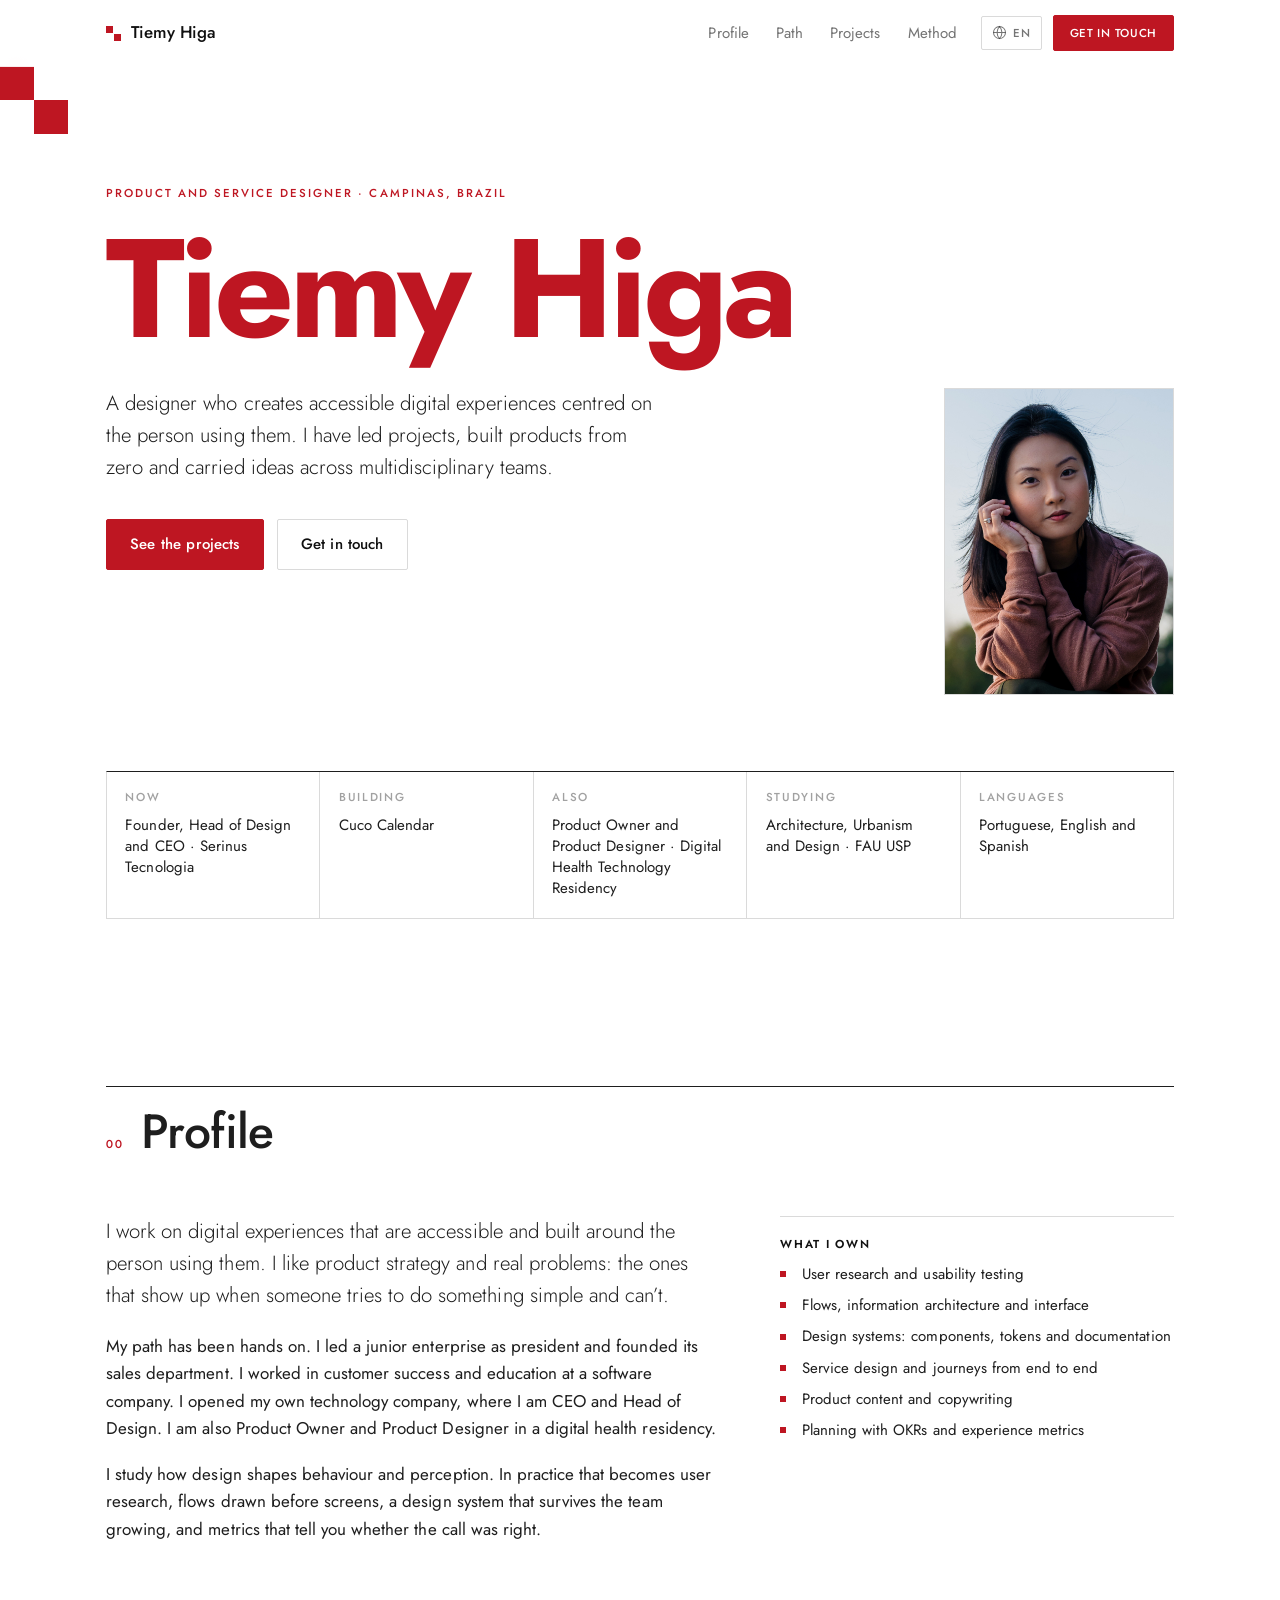
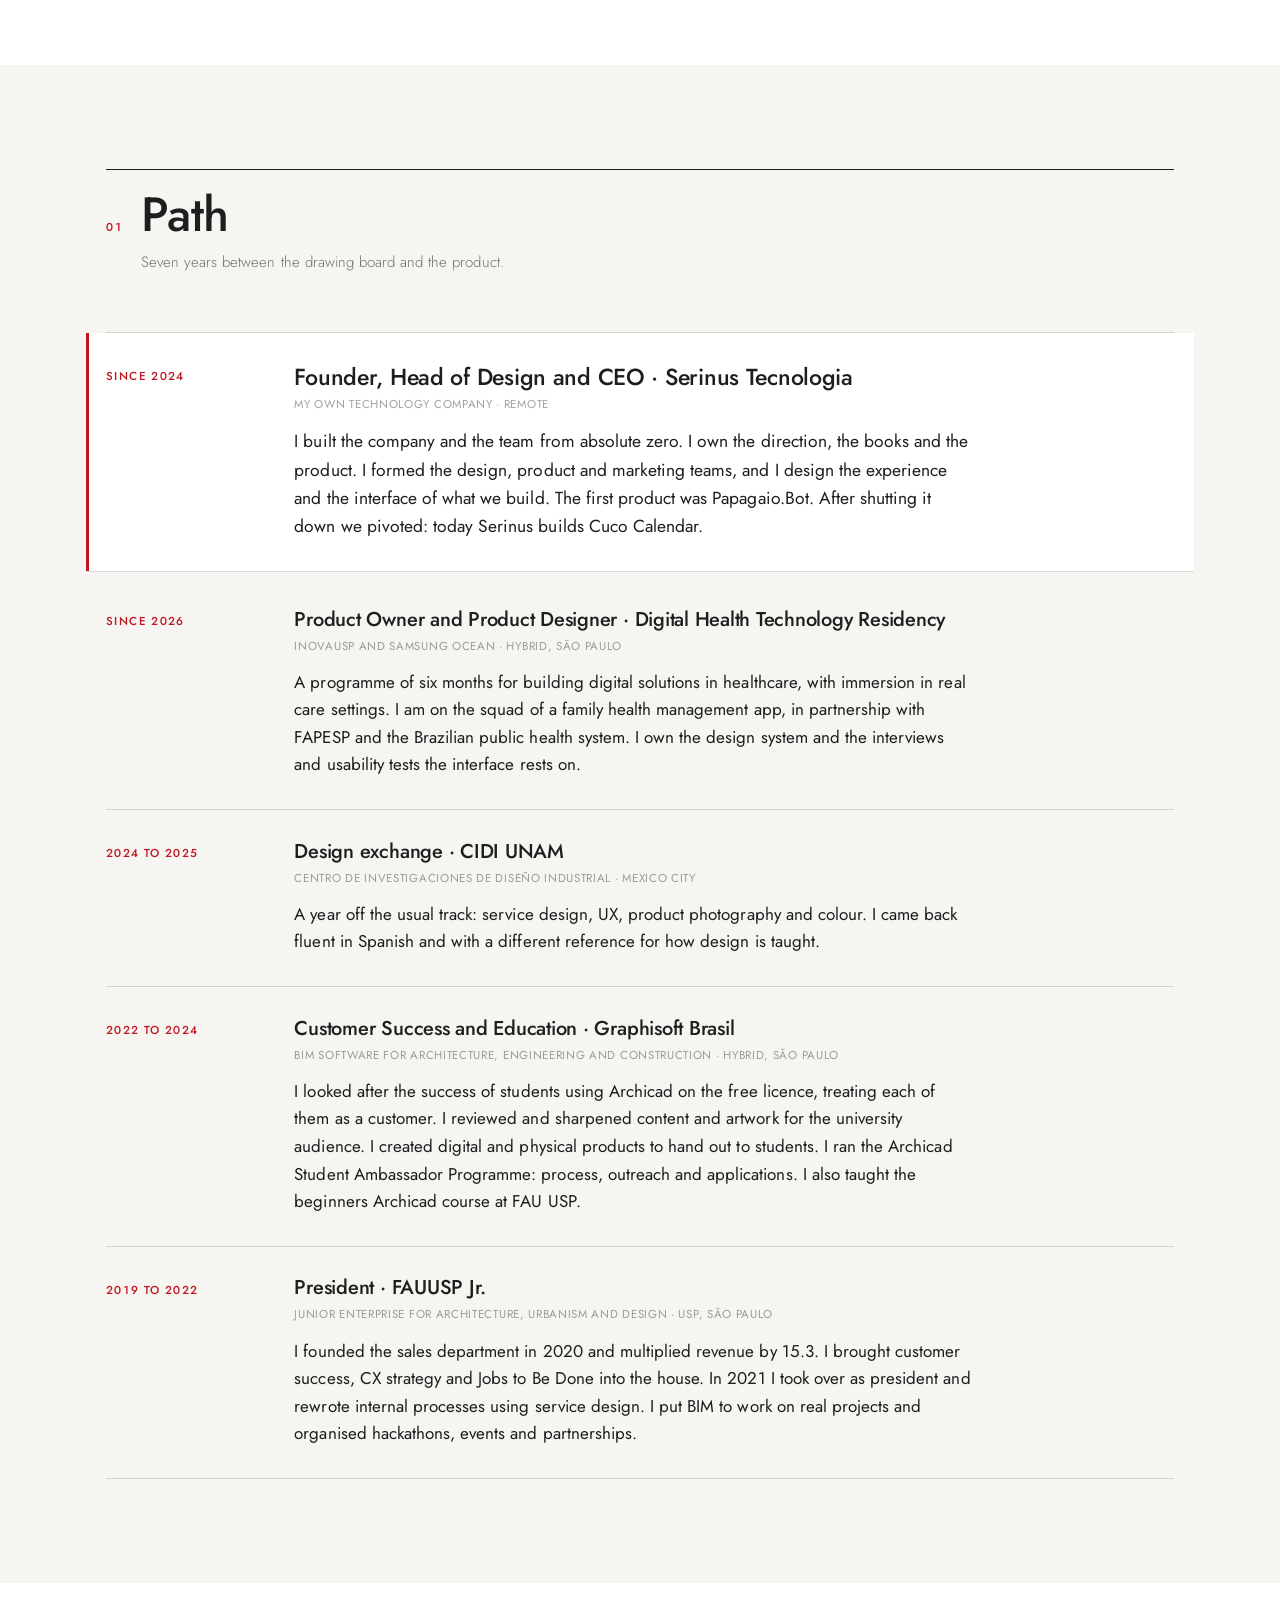
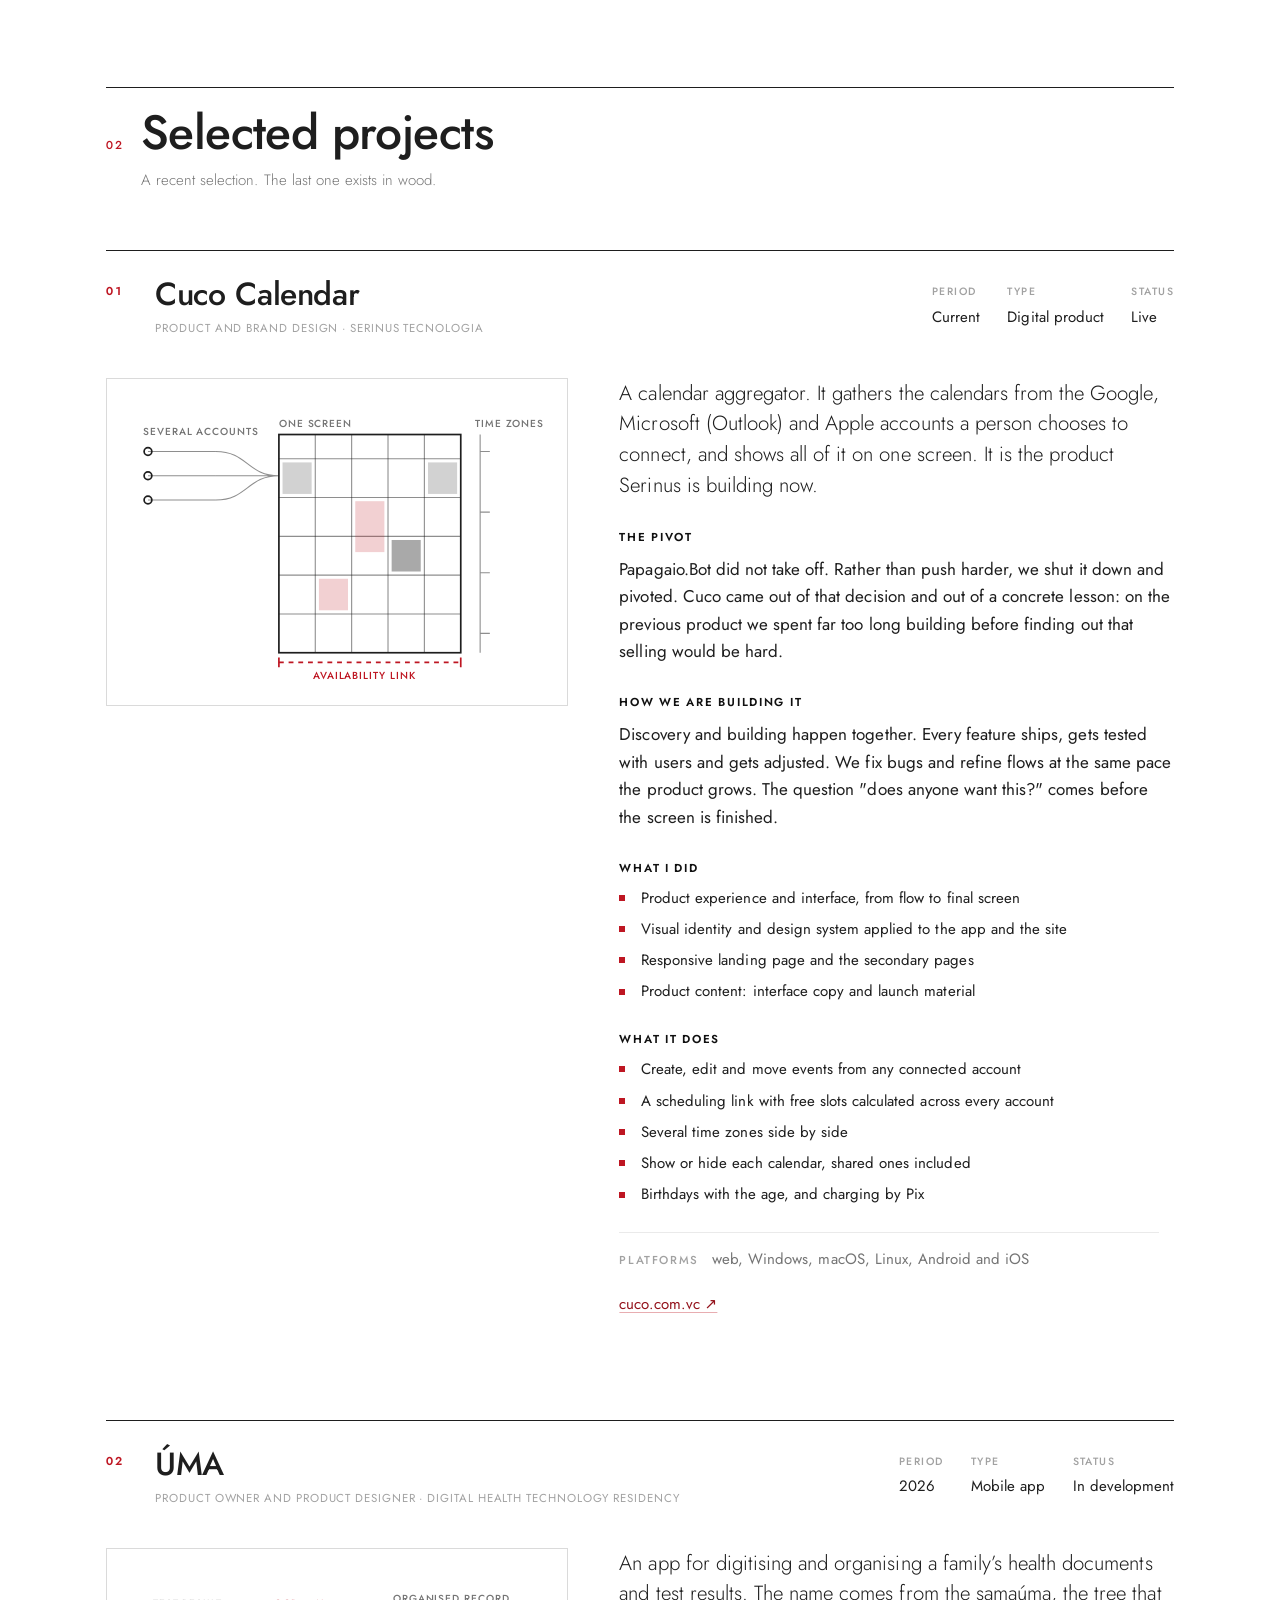
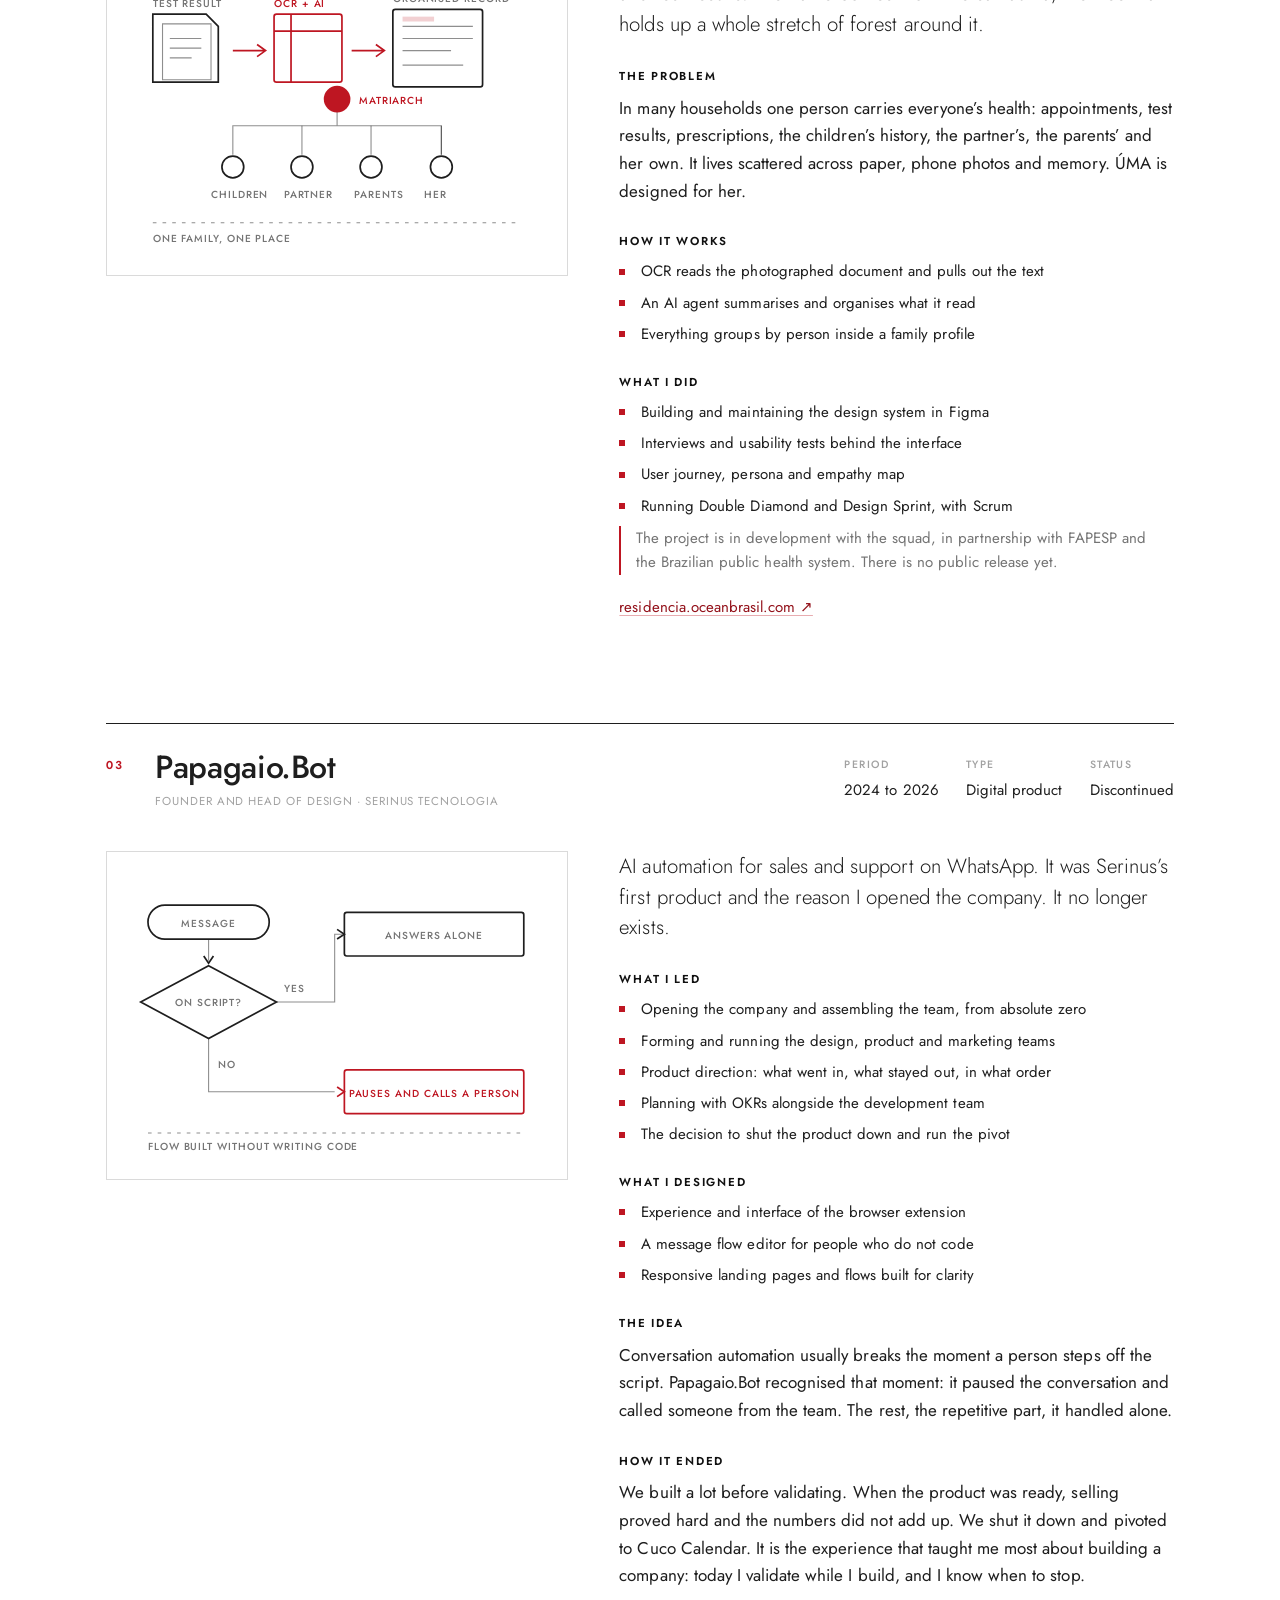
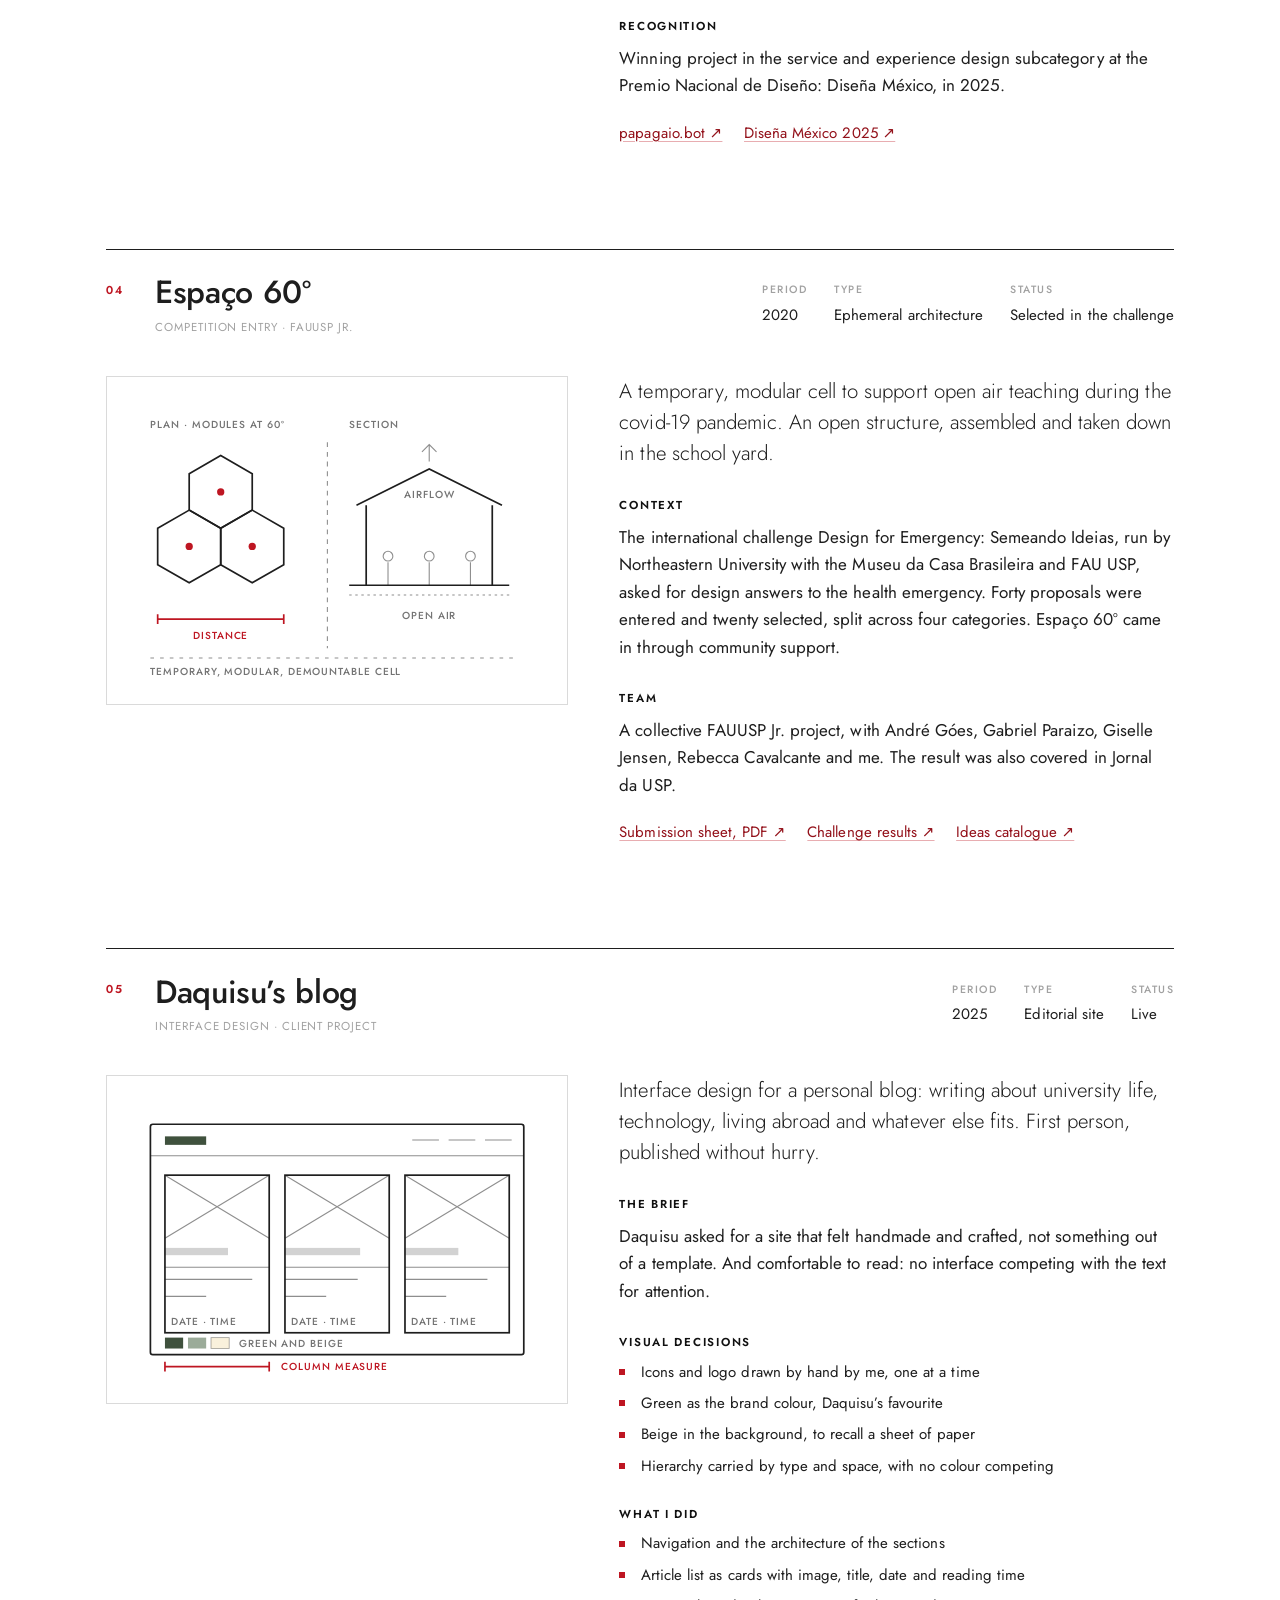
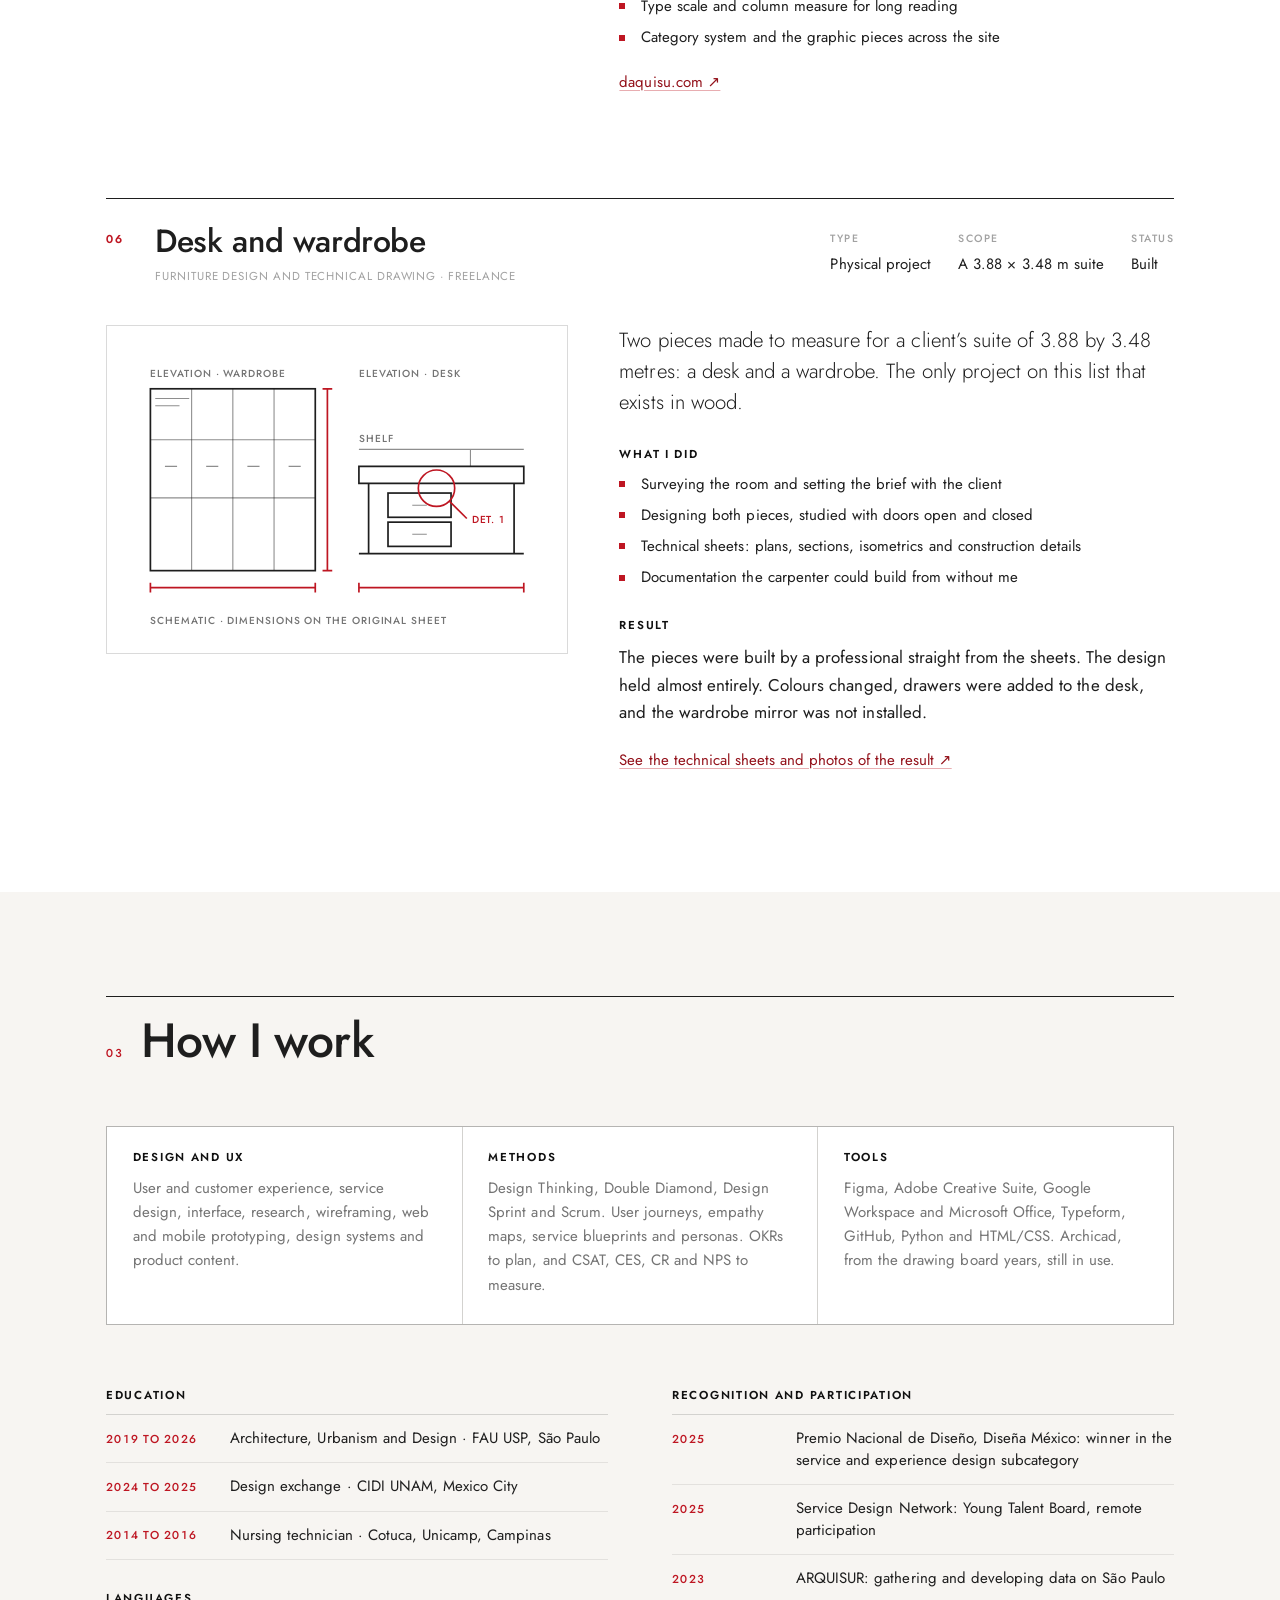
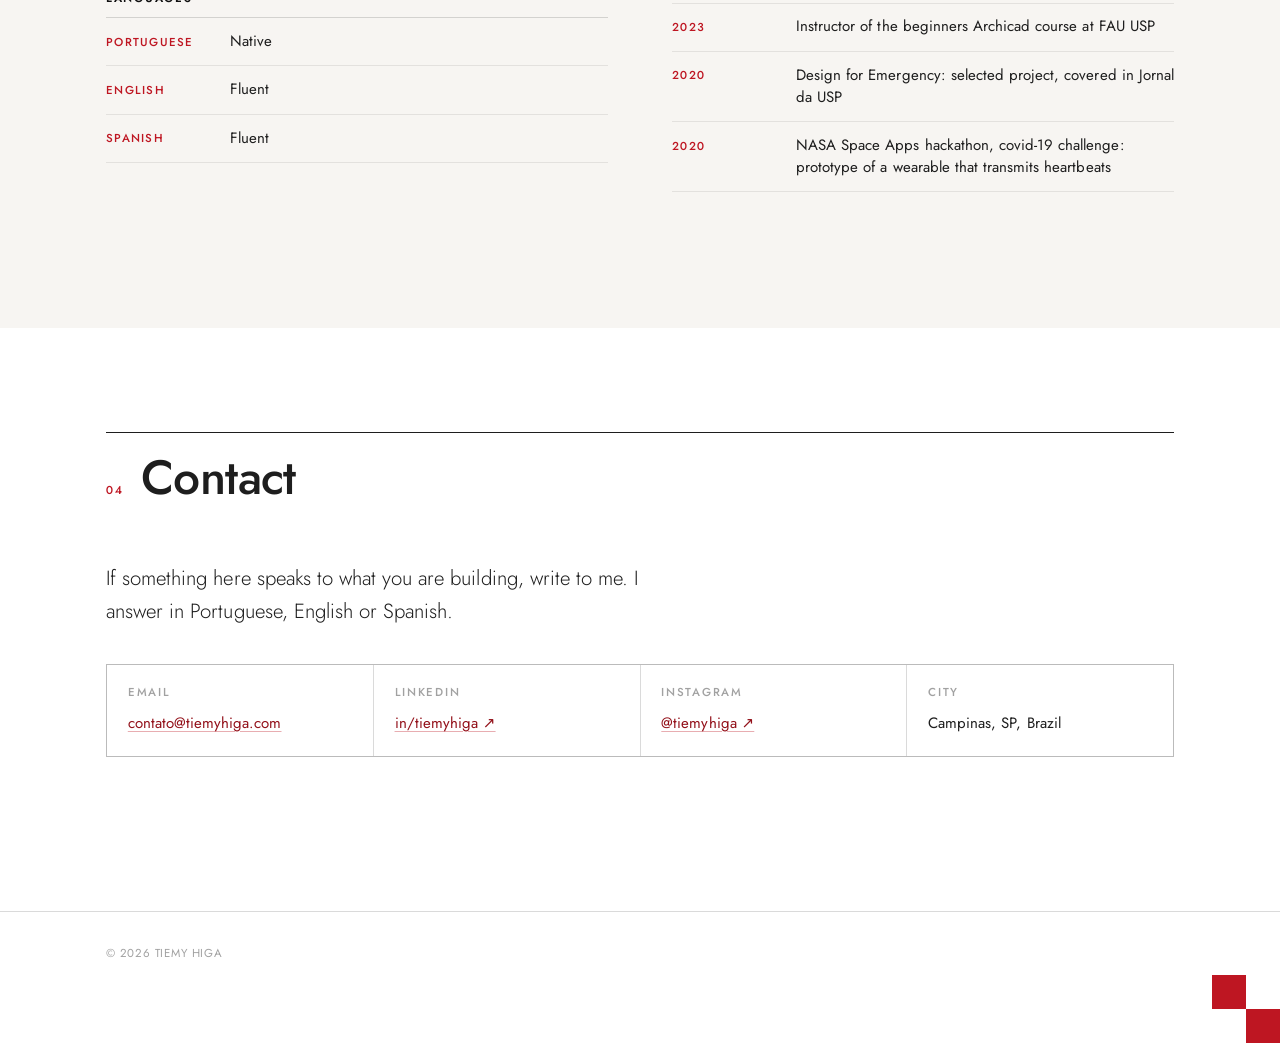
<file: index.html>
<!DOCTYPE html>
<html lang="pt-BR">
<head>
<meta charset="utf-8">
<meta name="viewport" content="width=device-width, initial-scale=1">
<title>Tiemy Higa · Designer de produto e de serviço</title>
<meta name="description" content="Projetos selecionados de Tiemy Higa: produto digital, design de serviço e desenho técnico. Campinas, Brasil.">
<meta name="color-scheme" content="light">
<meta name="robots" content="noindex, follow">

<meta property="og:type" content="website">
<meta property="og:title" content="Tiemy Higa · Designer de produto e de serviço">
<meta property="og:description" content="Projetos selecionados: produto digital, design de serviço e desenho técnico.">
<meta property="og:locale" content="pt_BR">

<link rel="icon" href="assets/img/favicon.svg" type="image/svg+xml">
<link rel="preconnect" href="https://fonts.googleapis.com">
<link rel="preconnect" href="https://fonts.gstatic.com" crossorigin>
<link rel="stylesheet" href="https://fonts.googleapis.com/css2?family=Jost:wght@300;400;500;600;700&display=swap">
<link rel="stylesheet" href="assets/css/styles.css">
</head>
<body>

<a class="skip" href="#conteudo" data-i18n="nav.skip">Pular para o conteúdo</a>

<!-- Marca de canto: dois quadrados em degrau, o mesmo detalhe do currículo. -->
<div class="corner corner--tl" aria-hidden="true"><i></i><i></i></div>
<div class="corner corner--br" aria-hidden="true"><i></i><i></i></div>

<header class="nav" id="nav">
  <div class="wrap nav__in">
    <a class="nav__brand" href="#topo">
      <span class="nav__mark" aria-hidden="true"><i></i><i></i></span>
      <span>Tiemy Higa</span>
    </a>

    <nav class="nav__links" aria-label="Seções">
      <a href="#perfil" data-i18n="nav.perfil">Perfil</a>
      <a href="#trajetoria" data-i18n="nav.trajetoria">Trajetória</a>
      <a href="#projetos" data-i18n="nav.projetos">Projetos</a>
      <a href="#metodo" data-i18n="nav.metodo">Método</a>
    </nav>

    <div class="nav__end">
      <div class="lang" data-lang-switch>
        <button type="button" class="lang__btn" data-lang-toggle aria-expanded="false" aria-haspopup="true"
                data-i18n-attr="aria-label:nav.langLabel">
          <svg viewBox="0 0 16 16" width="15" height="15" aria-hidden="true" fill="none" stroke="currentColor" stroke-width="1.1">
            <circle cx="8" cy="8" r="6.4"/><path d="M1.6 8h12.8M8 1.6c1.7 1.8 2.6 4 2.6 6.4S9.7 12.6 8 14.4C6.3 12.6 5.4 10.4 5.4 8S6.3 3.4 8 1.6Z"/>
          </svg>
          <span data-lang-current>PT</span>
        </button>
        <ul class="lang__menu" role="menu" hidden>
          <li><button type="button" role="menuitemradio" aria-checked="true" data-lang-option="pt-BR">Português&nbsp;(BR)</button></li>
          <li><button type="button" role="menuitemradio" aria-checked="false" data-lang-option="en-US">English&nbsp;(US)</button></li>
          <li><button type="button" role="menuitemradio" aria-checked="false" data-lang-option="es-419">Español&nbsp;(LatAm)</button></li>
        </ul>
      </div>

      <a class="btn btn--sm" href="#contato" data-i18n="nav.cta">Falar comigo</a>

      <button type="button" class="burger" data-nav-toggle aria-expanded="false" aria-controls="nav-mobile"
              data-i18n-attr="aria-label:nav.menuLabel">
        <span aria-hidden="true"></span><span aria-hidden="true"></span>
      </button>
    </div>
  </div>

  <div class="nav__mobile" id="nav-mobile" hidden>
    <a href="#perfil" data-i18n="nav.perfil">Perfil</a>
    <a href="#trajetoria" data-i18n="nav.trajetoria">Trajetória</a>
    <a href="#projetos" data-i18n="nav.projetos">Projetos</a>
    <a href="#metodo" data-i18n="nav.metodo">Método</a>
    <a href="#contato" data-i18n="nav.cta">Falar comigo</a>
  </div>
</header>

<main id="conteudo">

  <!-- ══════════════════════════════════════════════════════ hero / folha 00 -->
  <section class="hero" id="topo">
    <div class="wrap hero__in">
      <p class="eyebrow" data-i18n="hero.eyebrow">Designer de produto e de serviço · São Paulo, Brasil</p>

      <h1 class="hero__name">Tiemy Higa</h1>

      <div class="hero__body">
        <div class="hero__text">
          <p class="hero__lead" data-i18n="hero.lead">
            Designer que cria experiências digitais acessíveis e centradas no ser humano.
            Liderei projetos, desenvolvi produtos do zero e comuniquei ideias entre
            equipes multidisciplinares.
          </p>

          <div class="hero__actions">
            <a class="btn" href="#projetos" data-i18n="hero.ctaPrimary">Ver os projetos</a>
            <a class="btn btn--ghost" href="#contato" data-i18n="hero.ctaSecondary">Falar comigo</a>
          </div>
        </div>

        <figure class="hero__photo">
          <img src="assets/img/tiemy.jpg" width="450" height="600"
               alt="Retrato de Tiemy Higa" data-i18n-attr="alt:hero.photoAlt">
        </figure>
      </div>

      <!-- Carimbo: o bloco de legenda de uma prancha técnica. -->
      <dl class="stamp">
        <div>
          <dt data-i18n="stamp.now.k">Agora</dt>
          <dd data-i18n="stamp.now.v">Fundadora, Head of Design e CEO · Serinus Tecnologia</dd>
        </div>
        <div>
          <dt data-i18n="stamp.build.k">Construindo</dt>
          <dd data-i18n="stamp.build.v">Cuco Calendar</dd>
        </div>
        <div>
          <dt data-i18n="stamp.also.k">Também</dt>
          <dd data-i18n="stamp.also.v">Product Owner e Product Designer · Residência Tecnológica em Saúde Digital</dd>
        </div>
        <div>
          <dt data-i18n="stamp.edu.k">Formação</dt>
          <dd data-i18n="stamp.edu.v">Arquitetura, Urbanismo e Design · FAU USP</dd>
        </div>
        <div>
          <dt data-i18n="stamp.lang.k">Idiomas</dt>
          <dd data-i18n="stamp.lang.v">Português, inglês e espanhol</dd>
        </div>
      </dl>
    </div>
  </section>

  <!-- ═══════════════════════════════════════════════════════════════ perfil -->
  <section class="band" id="perfil">
    <div class="wrap">
      <div class="sechead">
        <span class="sechead__num">00</span>
        <h2 class="sechead__title" data-i18n="perfil.title">Perfil</h2>
      </div>

      <div class="cols">
        <div class="cols__main">
          <p class="lead" data-i18n="perfil.p1">
            Trabalho com experiências digitais acessíveis e centradas em quem usa.
            Gosto de estratégia de produto e de problemas reais: os que aparecem quando
            alguém tenta fazer uma coisa simples e não consegue.
          </p>
          <p data-i18n="perfil.p2">
            Meu percurso é de campo. Presidi uma empresa júnior e fundei o setor comercial dela.
            Trabalhei com sucesso do cliente e educação numa empresa de software.
            Abri a minha própria empresa de tecnologia, onde sou CEO e Head of Design.
            Também sou Product Owner e Product Designer numa residência em saúde digital.
          </p>
          <p data-i18n="perfil.p3">
            Estudo como o design molda comportamento e percepção. Na prática, isso vira
            pesquisa com usuário, fluxo desenhado antes da tela, design system que aguenta
            o time crescer e métrica que diz se a decisão foi boa.
          </p>
        </div>

        <aside class="cols__side">
          <h3 class="minihead" data-i18n="perfil.doing.title">Do que eu cuido</h3>
          <ul class="ticks">
            <li data-i18n="perfil.doing.1">Pesquisa com usuário e teste de usabilidade</li>
            <li data-i18n="perfil.doing.2">Fluxo, arquitetura de informação e interface</li>
            <li data-i18n="perfil.doing.3">Design system: componente, token e documentação</li>
            <li data-i18n="perfil.doing.4">Design de serviço e jornada ponta a ponta</li>
            <li data-i18n="perfil.doing.5">Conteúdo de produto e redação</li>
            <li data-i18n="perfil.doing.6">Planejamento com OKRs e métricas de experiência</li>
          </ul>
        </aside>
      </div>
    </div>
  </section>

  <!-- ═══════════════════════════════════════════════════════════ trajetória -->
  <section class="band band--alt" id="trajetoria">
    <div class="wrap">
      <div class="sechead">
        <span class="sechead__num">01</span>
        <h2 class="sechead__title" data-i18n="traj.title">Trajetória</h2>
        <p class="sechead__note" data-i18n="traj.note">Sete anos entre a prancheta e o produto.</p>
      </div>

      <ol class="time">
        <li class="time__row time__row--lead reveal">
          <p class="time__when" data-i18n="traj.1.when">Desde 2024</p>
          <div class="time__what">
            <h3 data-i18n="traj.1.title">Fundadora, Head of Design e CEO · Serinus Tecnologia</h3>
            <p class="time__where" data-i18n="traj.1.where">Empresa de tecnologia própria · remoto</p>
            <p data-i18n="traj.1.body">
              Montei a empresa e o time do zero absoluto. Respondo pela direção, pelas contas
              e pelo produto. Formei as equipes de design, produto e marketing, e desenho a
              experiência e a interface do que a gente constrói. O primeiro produto foi o
              Papagaio.Bot. Depois de descontinuá-lo, pivotamos: hoje a Serinus constrói o
              Cuco Calendar.
            </p>
          </div>
        </li>

        <li class="time__row reveal">
          <p class="time__when" data-i18n="traj.2.when">Desde 2026</p>
          <div class="time__what">
            <h3 data-i18n="traj.2.title">Product Owner e Product Designer · Residência Tecnológica em Saúde Digital</h3>
            <p class="time__where" data-i18n="traj.2.where">InovaUSP e Samsung Ocean · híbrido, São Paulo</p>
            <p data-i18n="traj.2.body">
              Programa de seis meses para desenvolver soluções digitais para a saúde, com imersão
              em ambientes reais de atendimento. Estou na squad de um aplicativo de gestão da saúde
              da família, em parceria com FAPESP e SUS. Cuido do design system, das entrevistas e
              dos testes de usabilidade que embasam a interface.
            </p>
          </div>
        </li>

        <li class="time__row reveal">
          <p class="time__when" data-i18n="traj.3.when">2024 a 2025</p>
          <div class="time__what">
            <h3 data-i18n="traj.3.title">Intercâmbio em Design · CIDI UNAM</h3>
            <p class="time__where" data-i18n="traj.3.where">Centro de Investigaciones de Diseño Industrial · Cidade do México</p>
            <p data-i18n="traj.3.body">
              Um ano fora do eixo: design de serviço, UX, fotografia de produto e cor.
              Voltei falando espanhol com fluência e com outra referência de como se ensina projeto.
            </p>
          </div>
        </li>

        <li class="time__row reveal">
          <p class="time__when" data-i18n="traj.4.when">2022 a 2024</p>
          <div class="time__what">
            <h3 data-i18n="traj.4.title">Customer Success e Educacional · Graphisoft Brasil</h3>
            <p class="time__where" data-i18n="traj.4.where">Software BIM para arquitetura, engenharia e construção · híbrido, São Paulo</p>
            <p data-i18n="traj.4.body">
              Cuidei do sucesso dos estudantes que usam o Archicad na licença gratuita, tratando
              cada um como cliente. Revisei e afinei conteúdos e artes para o público universitário.
              Criei produtos digitais e físicos para distribuir entre os estudantes. Conduzi o
              Programa de Estudantes Embaixadores do Archicad: processo, divulgação e inscrição.
              Também dei o curso de Archicad para iniciantes na FAU USP.
            </p>
          </div>
        </li>

        <li class="time__row reveal">
          <p class="time__when" data-i18n="traj.5.when">2019 a 2022</p>
          <div class="time__what">
            <h3 data-i18n="traj.5.title">Presidente · FAUUSP Jr.</h3>
            <p class="time__where" data-i18n="traj.5.where">Empresa júnior de arquitetura, urbanismo e design · USP, São Paulo</p>
            <p data-i18n="traj.5.body">
              Fundei o departamento comercial em 2020 e multipliquei a receita por 15,3.
              Trouxe sucesso do cliente, estratégias de CX e Jobs to Be Done para dentro da casa.
              Em 2021 assumi a presidência e reescrevi processos internos com design de serviço.
              Implementei BIM em projetos reais e organizei hackathons, eventos e parcerias.
            </p>
          </div>
        </li>
      </ol>
    </div>
  </section>

  <!-- ═════════════════════════════════════════════════════════════ projetos -->
  <section class="band" id="projetos">
    <div class="wrap">
      <div class="sechead">
        <span class="sechead__num">02</span>
        <h2 class="sechead__title" data-i18n="proj.title">Projetos em destaque</h2>
        <p class="sechead__note" data-i18n="proj.note">Uma seleção recente. O último existe em madeira.</p>
      </div>

      <!-- ─────────────────────────────────────────────── 01 · Cuco Calendar -->
      <article class="plate reveal">
        <header class="plate__head">
          <span class="plate__num">01</span>
          <div class="plate__id">
            <h3 class="plate__title">Cuco Calendar</h3>
            <p class="plate__role" data-i18n="p1.role">Design de produto e de marca · Serinus Tecnologia</p>
          </div>
          <dl class="plate__meta">
            <div><dt data-i18n="meta.period">Período</dt><dd data-i18n="p1.period">Atual</dd></div>
            <div><dt data-i18n="meta.kind">Tipo</dt><dd data-i18n="p1.kind">Produto digital</dd></div>
            <div><dt data-i18n="meta.status">Situação</dt><dd data-i18n="p1.status">No ar</dd></div>
          </dl>
        </header>

        <div class="plate__body">
          <figure class="draw">
            <svg viewBox="0 0 340 230" role="img" data-i18n-attr="aria-label:p1.alt">
              <g class="d-thin">
                <path d="M14 40h56M14 60h56M14 80h56"/>
                <path d="M70 40c26 0 26 20 52 20M70 60h52M70 80c26 0 26-20 52-20"/>
              </g>
              <g class="d-ink">
                <circle cx="14" cy="40" r="3.2"/><circle cx="14" cy="60" r="3.2"/><circle cx="14" cy="80" r="3.2"/>
              </g>
              <text class="d-lab" x="10" y="26" data-i18n="d1.a">várias contas</text>
              <rect class="d-ink" x="122" y="26" width="150" height="180"/>
              <g class="d-thin">
                <path d="M122 46h150M122 78h150M122 110h150M122 142h150M122 174h150"/>
                <path d="M152 26v180M182 26v180M212 26v180M242 26v180"/>
              </g>
              <rect class="d-fill" x="125" y="49" width="24" height="26"/>
              <rect class="d-fill2" x="185" y="81" width="24" height="42"/>
              <rect class="d-fill3" x="215" y="113" width="24" height="26"/>
              <rect class="d-fill" x="245" y="49" width="24" height="26"/>
              <rect class="d-fill2" x="155" y="145" width="24" height="26"/>
              <text class="d-lab" x="122" y="20" data-i18n="d1.b">uma tela</text>
              <g class="d-thin">
                <path d="M288 26v180M296 40h-8M296 90h-8M296 140h-8M296 190h-8"/>
              </g>
              <text class="d-lab" x="284" y="20" data-i18n="d1.c">fusos</text>
              <g class="d-crim">
                <path d="M122 214h150" stroke-dasharray="4 4"/>
                <path d="M122 210v8M272 210v8"/>
              </g>
              <text class="d-lab d-lab--crim" x="150" y="228" data-i18n="d1.d">link de disponibilidade</text>
            </svg>
          </figure>

          <div class="plate__text">
            <p class="plate__lead" data-i18n="p1.lead">
              Um agregador de calendários. Reúne as agendas das contas Google, Microsoft (Outlook)
              e Apple que a pessoa escolhe conectar, e mostra tudo em uma tela só.
              É o produto que a Serinus constrói agora.
            </p>

            <h4 class="minihead" data-i18n="label.pivot">O pivô</h4>
            <p data-i18n="p1.pivot">
              O Papagaio.Bot não vingou. Em vez de insistir, encerramos e pivotamos.
              O Cuco nasceu dessa decisão e de uma lição concreta: no produto anterior
              passamos tempo demais construindo antes de descobrir que vender seria difícil.
            </p>

            <h4 class="minihead" data-i18n="label.building">Como estamos construindo</h4>
            <p data-i18n="p1.building">
              Discovery e construção acontecem juntos. Cada funcionalidade entra, é testada
              com usuário e é ajustada. Corrigimos bug e refinamos fluxo no mesmo ritmo em
              que o produto cresce. A pergunta "alguém quer isso?" vem antes de a tela ficar pronta.
            </p>

            <h4 class="minihead" data-i18n="label.did">O que eu fiz</h4>
            <ul class="ticks">
              <li data-i18n="p1.did.1">Experiência e interface do produto, do fluxo à tela final</li>
              <li data-i18n="p1.did.2">Identidade visual e design system aplicado ao app e ao site</li>
              <li data-i18n="p1.did.3">Landing page responsiva e as páginas secundárias</li>
              <li data-i18n="p1.did.4">Conteúdo de produto: redação de interface e material de divulgação</li>
            </ul>

            <h4 class="minihead" data-i18n="label.inside">O que tem dentro</h4>
            <ul class="ticks">
              <li data-i18n="p1.in.1">Criar, editar e mover eventos de qualquer conta conectada</li>
              <li data-i18n="p1.in.2">Link de agendamento com horários livres calculados sobre todas as contas</li>
              <li data-i18n="p1.in.3">Vários fusos horários lado a lado</li>
              <li data-i18n="p1.in.4">Mostrar ou ocultar cada agenda, inclusive as compartilhadas</li>
              <li data-i18n="p1.in.5">Aniversários com a idade e cobrança por Pix</li>
            </ul>

            <p class="plate__where">
              <span class="plate__where-k" data-i18n="label.platforms">Plataformas</span>
              <span data-i18n="p1.platforms">web, Windows, macOS, Linux, Android e iOS</span>
            </p>

            <p class="links">
              <a href="https://cuco.com.vc/" target="_blank" rel="noopener">cuco.com.vc ↗</a>
            </p>
          </div>
        </div>
      </article>

      <!-- ────────────────────────────────────────────────────────── 02 · ÚMA -->
      <article class="plate reveal">
        <header class="plate__head">
          <span class="plate__num">02</span>
          <div class="plate__id">
            <h3 class="plate__title">ÚMA</h3>
            <p class="plate__role" data-i18n="p2.role">Product Owner e Product Designer · Residência Tecnológica em Saúde Digital</p>
          </div>
          <dl class="plate__meta">
            <div><dt data-i18n="meta.period">Período</dt><dd data-i18n="p2.period">2026</dd></div>
            <div><dt data-i18n="meta.kind">Tipo</dt><dd data-i18n="p2.kind">Aplicativo móvel</dd></div>
            <div><dt data-i18n="meta.status">Situação</dt><dd data-i18n="p2.status">Em desenvolvimento</dd></div>
          </dl>
        </header>

        <div class="plate__body">
          <figure class="draw">
            <svg viewBox="0 0 340 230" role="img" data-i18n-attr="aria-label:p2.alt">
              <g class="d-ink">
                <path d="M18 34h44l10 10v46H18z"/><path d="M26 42h40v46H26z" class="d-thin"/>
              </g>
              <g class="d-thin"><path d="M32 54h26M32 62h26M32 70h18"/></g>
              <text class="d-lab" x="18" y="28" data-i18n="d2.a">exame</text>
              <path class="d-crim" d="M84 64h26M104 59l7 5-7 5"/>
              <g class="d-crim"><rect x="118" y="34" width="56" height="56" rx="2"/><path d="M118 48h56M132 34v56"/></g>
              <text class="d-lab d-lab--crim" x="118" y="28" data-i18n="d2.b">OCR + IA</text>
              <path class="d-crim" d="M182 64h26M202 59l7 5-7 5"/>
              <g class="d-ink"><rect x="216" y="30" width="74" height="64" rx="2"/></g>
              <g class="d-thin"><path d="M224 44h58M224 54h58M224 64h40M224 76h50"/></g>
              <rect class="d-fill2" x="224" y="36" width="26" height="4"/>
              <text class="d-lab" x="216" y="24" data-i18n="d2.c">ficha organizada</text>
              <g class="d-thin"><path d="M170 108v18M84 150v-24h172v24M170 126v0"/></g>
              <circle class="d-crimf" cx="170" cy="104" r="11"/>
              <text class="d-lab d-lab--crim" x="188" y="108" data-i18n="d2.d">matriarca</text>
              <g class="d-ink">
                <circle cx="84" cy="160" r="9"/><circle cx="141" cy="160" r="9"/>
                <circle cx="198" cy="160" r="9"/><circle cx="256" cy="160" r="9"/>
              </g>
              <g class="d-thin"><path d="M141 150v-24M198 150v-24M256 150v-24"/></g>
              <text class="d-lab" x="66" y="186" data-i18n="d2.e">filhos</text>
              <text class="d-lab" x="126" y="186" data-i18n="d2.f">cônjuge</text>
              <text class="d-lab" x="184" y="186" data-i18n="d2.g">pais</text>
              <text class="d-lab" x="242" y="186" data-i18n="d2.h">ela</text>
              <path class="d-thin" d="M18 206h304" stroke-dasharray="3 5"/>
              <text class="d-lab" x="18" y="222" data-i18n="d2.i">uma família, um lugar só</text>
            </svg>
          </figure>

          <div class="plate__text">
            <p class="plate__lead" data-i18n="p2.lead">
              Um aplicativo para digitalizar e organizar os documentos e exames de saúde da família.
              O nome vem da samaúma, a árvore que sustenta um pedaço inteiro da floresta em volta dela.
            </p>

            <h4 class="minihead" data-i18n="label.problem">O problema</h4>
            <p data-i18n="p2.problem">
              Em muitas casas há uma pessoa que carrega a saúde de todo mundo: consultas, exames,
              receitas, histórico dos filhos, do cônjuge, dos pais e o dela. Isso vive espalhado
              em papel, foto no celular e memória. O ÚMA é desenhado para ela.
            </p>

            <h4 class="minihead" data-i18n="label.how">Como funciona</h4>
            <ul class="ticks">
              <li data-i18n="p2.how.1">OCR lê o documento fotografado e extrai o texto</li>
              <li data-i18n="p2.how.2">Um agente de IA resume e organiza o que foi lido</li>
              <li data-i18n="p2.how.3">Tudo se agrupa por pessoa dentro de um perfil de família</li>
            </ul>

            <h4 class="minihead" data-i18n="label.did">O que eu fiz</h4>
            <ul class="ticks">
              <li data-i18n="p2.did.1">Criação e manutenção do design system no Figma</li>
              <li data-i18n="p2.did.2">Entrevistas e testes de usabilidade para embasar a interface</li>
              <li data-i18n="p2.did.3">Jornada do usuário, persona e mapa de empatia</li>
              <li data-i18n="p2.did.4">Condução em Double Diamond e Design Sprint, com Scrum</li>
            </ul>

            <p class="note" data-i18n="p2.note">
              O projeto está em desenvolvimento na squad, em parceria com FAPESP e SUS.
              Ainda não há versão pública.
            </p>

            <p class="links">
              <a href="https://residencia.oceanbrasil.com/" target="_blank" rel="noopener">residencia.oceanbrasil.com ↗</a>
            </p>
          </div>
        </div>
      </article>

      <!-- ───────────────────────────────────────────────── 03 · Papagaio.Bot -->
      <article class="plate reveal">
        <header class="plate__head">
          <span class="plate__num">03</span>
          <div class="plate__id">
            <h3 class="plate__title">Papagaio.Bot</h3>
            <p class="plate__role" data-i18n="p3.role">Fundadora e Head of Design · Serinus Tecnologia</p>
          </div>
          <dl class="plate__meta">
            <div><dt data-i18n="meta.period">Período</dt><dd data-i18n="p3.period">2024 a 2026</dd></div>
            <div><dt data-i18n="meta.kind">Tipo</dt><dd data-i18n="p3.kind">Produto digital</dd></div>
            <div><dt data-i18n="meta.status">Situação</dt><dd data-i18n="p3.status">Descontinuado</dd></div>
          </dl>
        </header>

        <div class="plate__body">
          <figure class="draw">
            <svg viewBox="0 0 340 230" role="img" data-i18n-attr="aria-label:p3.alt">
              <g class="d-ink"><rect x="14" y="24" width="100" height="28" rx="14"/></g>
              <text class="d-lab d-mid" x="64" y="42" data-i18n="d3.a">mensagem</text>
              <path class="d-thin" d="M64 52v18"/><path class="d-ink" d="M60 66l4 6 4-6"/>
              <g class="d-ink"><path d="M64 74l56 30-56 30-56-30z"/></g>
              <text class="d-lab d-mid" x="64" y="107" data-i18n="d3.b">no roteiro?</text>
              <path class="d-thin" d="M120 104h48V48h6"/><path class="d-ink" d="M170 44l6 4-6 4"/>
              <text class="d-lab" x="126" y="96" data-i18n="d3.c">sim</text>
              <g class="d-ink"><rect x="176" y="30" width="148" height="36" rx="2"/></g>
              <text class="d-lab d-mid" x="250" y="52" data-i18n="d3.d">responde sozinho</text>
              <path class="d-thin" d="M64 134v44h104"/><path class="d-crim" d="M170 174l6 4-6 4"/>
              <text class="d-lab" x="72" y="158" data-i18n="d3.e">não</text>
              <g class="d-crim"><rect x="176" y="160" width="148" height="36" rx="2"/></g>
              <text class="d-lab d-lab--crim d-mid" x="250" y="182" data-i18n="d3.f">pausa e chama a pessoa</text>
              <path class="d-thin" d="M14 212h310" stroke-dasharray="3 5"/>
              <text class="d-lab" x="14" y="226" data-i18n="d3.i">fluxo montado sem escrever código</text>
            </svg>
          </figure>

          <div class="plate__text">
            <p class="plate__lead" data-i18n="p3.lead">
              Automação de atendimento e vendas no WhatsApp com IA. Foi o primeiro produto
              da Serinus e o motivo de eu ter aberto a empresa. Não existe mais.
            </p>

            <h4 class="minihead" data-i18n="label.led">O que eu liderei</h4>
            <ul class="ticks">
              <li data-i18n="p3.led.1">Abertura da empresa e montagem do time, do zero absoluto</li>
              <li data-i18n="p3.led.2">Formação e condução das equipes de design, produto e marketing</li>
              <li data-i18n="p3.led.3">Direção de produto: o que entrava, o que ficava de fora, em que ordem</li>
              <li data-i18n="p3.led.4">Planejamento com OKRs junto do time de desenvolvimento</li>
              <li data-i18n="p3.led.5">Decisão de encerrar o produto e conduzir o pivô</li>
            </ul>

            <h4 class="minihead" data-i18n="label.designed">O que eu desenhei</h4>
            <ul class="ticks">
              <li data-i18n="p3.des.1">Experiência e interface da extensão para navegador</li>
              <li data-i18n="p3.des.2">Editor de fluxos de mensagem para quem não programa</li>
              <li data-i18n="p3.des.3">Landing pages responsivas e fluxos com foco em clareza</li>
            </ul>

            <h4 class="minihead" data-i18n="label.idea">A ideia</h4>
            <p data-i18n="p3.idea">
              Automação de conversa costuma travar no momento em que a pessoa sai do roteiro.
              O Papagaio.Bot reconhecia esse momento: pausava a conversa e chamava alguém do time.
              O resto, a parte repetitiva, ele resolvia sozinho.
            </p>

            <h4 class="minihead" data-i18n="label.ended">Como terminou</h4>
            <p data-i18n="p3.ended">
              Construímos muito antes de validar. Quando o produto ficou pronto, vender
              se mostrou difícil, e a conta não fechava. Encerramos e pivotamos para o
              Cuco Calendar. Foi a experiência que mais me ensinou sobre empreender:
              hoje eu valido enquanto construo, e sei a que hora parar.
            </p>

            <h4 class="minihead" data-i18n="label.recog">Reconhecimento</h4>
            <p data-i18n="p3.recog">
              Projeto vencedor da subcategoria de desenho de serviço e experiências no
              Premio Nacional de Diseño: Diseña México, em 2025.
            </p>

            <p class="links">
              <a href="https://papagaio.bot/" target="_blank" rel="noopener">papagaio.bot ↗</a>
              <a href="https://www.premiodisenamexico.mx/copia-de-finalistas-2025" target="_blank" rel="noopener">Diseña México 2025 ↗</a>
            </p>
          </div>
        </div>
      </article>

      <!-- ────────────────────────────────────────────────── 04 · Espaço 60º -->
      <article class="plate reveal">
        <header class="plate__head">
          <span class="plate__num">04</span>
          <div class="plate__id">
            <h3 class="plate__title">Espaço 60º</h3>
            <p class="plate__role" data-i18n="p4.role">Projeto de concurso · FAUUSP Jr.</p>
          </div>
          <dl class="plate__meta">
            <div><dt data-i18n="meta.period">Período</dt><dd>2020</dd></div>
            <div><dt data-i18n="meta.kind">Tipo</dt><dd data-i18n="p4.kind">Arquitetura efêmera</dd></div>
            <div><dt data-i18n="meta.status">Situação</dt><dd data-i18n="p4.status">Selecionado no desafio</dd></div>
          </dl>
        </header>

        <div class="plate__body">
          <figure class="draw">
            <svg viewBox="0 0 340 230" role="img" data-i18n-attr="aria-label:p4.alt">
              <text class="d-lab" x="16" y="22" data-i18n="d4.a">planta · módulos a 60º</text>
              <!-- favo: três hexágonos de topo agudo compartilhando aresta -->
              <g class="d-ink">
                <path d="M48 60l26-15 26 15v30l-26 15-26-15z"/>
                <path d="M74 105l26-15 26 15v30l-26 15-26-15z"/>
                <path d="M22 105l26-15 26 15v30l-26 15-26-15z"/>
              </g>
              <circle class="d-crimf" cx="74" cy="75" r="3"/>
              <circle class="d-crimf" cx="100" cy="120" r="3"/>
              <circle class="d-crimf" cx="48" cy="120" r="3"/>
              <g class="d-crim"><path d="M22 180h104M22 176v8M126 176v8"/></g>
              <text class="d-lab d-lab--crim d-mid" x="74" y="196" data-i18n="d4.b">distância</text>

              <path class="d-thin" d="M162 34v170" stroke-dasharray="4 4"/>
              <text class="d-lab" x="180" y="22" data-i18n="d4.c">corte</text>
              <g class="d-thin"><path d="M246 50v-14M240 42l6-6 6 6"/></g>
              <g class="d-ink">
                <path d="M186 86l60-30 60 30"/>
                <path d="M194 86v66M298 86v66"/>
                <path d="M180 152h132"/>
              </g>
              <text class="d-lab d-mid" x="246" y="80" data-i18n="d4.e">ventilação</text>
              <g class="d-thin">
                <circle cx="212" cy="128" r="4"/><path d="M212 133v19"/>
                <circle cx="246" cy="128" r="4"/><path d="M246 133v19"/>
                <circle cx="280" cy="128" r="4"/><path d="M280 133v19"/>
                <path d="M180 160h132" stroke-dasharray="2 3"/>
              </g>
              <text class="d-lab d-mid" x="246" y="180" data-i18n="d4.d">ar livre</text>
              <path class="d-thin" d="M16 212h304" stroke-dasharray="3 5"/>
              <text class="d-lab" x="16" y="226" data-i18n="d4.f">célula temporária, modular, desmontável</text>
            </svg>
          </figure>

          <div class="plate__text">
            <p class="plate__lead" data-i18n="p4.lead">
              Uma célula temporária e modular para apoiar o ensino ao ar livre durante a
              pandemia de covid-19. Estrutura aberta, montada e desmontada no pátio da escola.
            </p>

            <h4 class="minihead" data-i18n="label.context">Contexto</h4>
            <p data-i18n="p4.context">
              O desafio internacional Design for Emergency: Semeando Ideias, promovido pela
              Northeastern University com o Museu da Casa Brasileira e a FAU USP, pedia respostas
              de projeto para a emergência sanitária. Foram quarenta propostas inscritas e vinte
              selecionadas, divididas em quatro categorias. O Espaço 60º entrou pela categoria
              de apoio comunitário.
            </p>

            <h4 class="minihead" data-i18n="label.team">Equipe</h4>
            <p data-i18n="p4.team">
              Projeto coletivo da FAUUSP Jr., com André Góes, Gabriel Paraizo, Giselle Jensen,
              Rebecca Cavalcante e eu. O resultado também saiu no Jornal da USP.
            </p>

            <p class="links">
              <a href="https://static1.squarespace.com/static/5e6d3182123de724cda7e862/t/5f31b94a1871f80bd07cad4a/1597094223616/Espaco+60_Compressed.pdf" target="_blank" rel="noopener" data-i18n="p4.linkSheet">Prancha de entrega, PDF ↗</a>
              <a href="https://revistaprojeto.com.br/noticias/resultado-do-desafio-design-for-emergency-semeando-ideias/" target="_blank" rel="noopener" data-i18n="p4.linkResult">Resultado do desafio ↗</a>
              <a href="https://designforemergency.com/ideas-catalogue" target="_blank" rel="noopener" data-i18n="p4.linkCat">Catálogo de ideias ↗</a>
            </p>
          </div>
        </div>
      </article>

      <!-- ────────────────────────────────────────────── 05 · Blog do Daquisu -->
      <article class="plate reveal">
        <header class="plate__head">
          <span class="plate__num">05</span>
          <div class="plate__id">
            <h3 class="plate__title" data-i18n="p5.title">Blog do Daquisu</h3>
            <p class="plate__role" data-i18n="p5.role">Design de interface · projeto para terceiro</p>
          </div>
          <dl class="plate__meta">
            <div><dt data-i18n="meta.period">Período</dt><dd>2025</dd></div>
            <div><dt data-i18n="meta.kind">Tipo</dt><dd data-i18n="p5.kind">Site editorial</dd></div>
            <div><dt data-i18n="meta.status">Situação</dt><dd data-i18n="p5.status">No ar</dd></div>
          </dl>
        </header>

        <div class="plate__body">
          <figure class="draw">
            <svg viewBox="0 0 340 230" role="img" data-i18n-attr="aria-label:p5.alt">
              <g class="d-ink"><rect x="16" y="20" width="308" height="190" rx="2"/></g>
              <path class="d-thin" d="M16 46h308"/>
              <rect x="28" y="30" width="34" height="7" fill="#3f513d"/>
              <g class="d-thin"><path d="M232 33h22M262 33h22M292 33h22"/></g>
              <g class="d-ink"><rect x="28" y="62" width="86" height="130"/></g>
              <g class="d-thin"><path d="M28 62l86 52M114 62l-86 52"/></g>
              <rect class="d-fill" x="28" y="122" width="52" height="6"/>
              <g class="d-thin"><path d="M28 138h86M28 148h72M28 162h34"/></g>
              <text class="d-lab" x="33" y="186" data-i18n="d5.a">data · tempo</text>
              <g class="d-ink"><rect x="127" y="62" width="86" height="130"/></g>
              <g class="d-thin"><path d="M127 62l86 52M213 62l-86 52"/></g>
              <rect class="d-fill" x="127" y="122" width="62" height="6"/>
              <g class="d-thin"><path d="M127 138h86M127 148h60M127 162h34"/></g>
              <text class="d-lab" x="132" y="186" data-i18n="d5.a">data · tempo</text>
              <g class="d-ink"><rect x="226" y="62" width="86" height="130"/></g>
              <g class="d-thin"><path d="M226 62l86 52M312 62l-86 52"/></g>
              <rect class="d-fill" x="226" y="122" width="44" height="6"/>
              <g class="d-thin"><path d="M226 138h86M226 148h68M226 162h34"/></g>
              <text class="d-lab" x="231" y="186" data-i18n="d5.a">data · tempo</text>
              <!-- especificação de cor: a paleta real do site -->
              <g>
                <rect x="28" y="196" width="15" height="9" fill="#3f513d"/>
                <rect x="47" y="196" width="15" height="9" fill="#9bab99"/>
                <rect x="66" y="196" width="15" height="9" fill="#f9f1dc" stroke="rgba(30,30,30,.4)" stroke-width=".7"/>
              </g>
              <text class="d-lab" x="89" y="204" data-i18n="d5.c">verde e bege</text>
              <g class="d-crim"><path d="M28 220h86M28 216v8M114 216v8"/></g>
              <text class="d-lab d-lab--crim" x="124" y="223" data-i18n="d5.b">medida de coluna</text>
            </svg>
          </figure>

          <div class="plate__text">
            <p class="plate__lead" data-i18n="p5.lead">
              Design de interface para um blog pessoal: textos sobre vida universitária,
              tecnologia, intercâmbio e o que mais couber. Conteúdo em primeira pessoa,
              publicado sem pressa.
            </p>

            <h4 class="minihead" data-i18n="label.brief">O pedido</h4>
            <p data-i18n="p5.brief">
              O Daquisu pediu um site com cara de manual e artesanal, que não parecesse
              saído de um template. E que fosse confortável de ler: nada de interface
              disputando atenção com o texto.
            </p>

            <h4 class="minihead" data-i18n="label.visual">Decisões visuais</h4>
            <ul class="ticks">
              <li data-i18n="p5.vis.1">Ícones e logotipo desenhados à mão por mim, um a um</li>
              <li data-i18n="p5.vis.2">Verde como cor da marca, a cor favorita do Daquisu</li>
              <li data-i18n="p5.vis.3">Bege no fundo, para lembrar a folha de papel</li>
              <li data-i18n="p5.vis.4">Hierarquia levada pela tipografia e pelo espaço, sem cor competindo</li>
            </ul>

            <h4 class="minihead" data-i18n="label.did">O que eu fiz</h4>
            <ul class="ticks">
              <li data-i18n="p5.did.1">Navegação e arquitetura das seções</li>
              <li data-i18n="p5.did.2">Lista de artigos em cartões com imagem, título, data e tempo de leitura</li>
              <li data-i18n="p5.did.3">Escala tipográfica e medida de coluna para leitura longa</li>
              <li data-i18n="p5.did.4">Sistema de categorias e as peças gráficas do site</li>
            </ul>

            <p class="links">
              <a href="https://daquisu.com/" target="_blank" rel="noopener">daquisu.com ↗</a>
            </p>
          </div>
        </div>
      </article>

      <!-- ──────────────────────────────────────────────────── 06 · Mobiliário -->
      <article class="plate reveal">
        <header class="plate__head">
          <span class="plate__num">06</span>
          <div class="plate__id">
            <h3 class="plate__title" data-i18n="p6.title">Mesa de trabalho e guarda-roupas</h3>
            <p class="plate__role" data-i18n="p6.role">Projeto de mobiliário e desenho técnico · freelance</p>
          </div>
          <dl class="plate__meta">
            <div><dt data-i18n="meta.kind">Tipo</dt><dd data-i18n="p6.kind">Projeto físico</dd></div>
            <div><dt data-i18n="meta.scope">Escopo</dt><dd data-i18n="p6.scope">Suíte de 3,88 × 3,48 m</dd></div>
            <div><dt data-i18n="meta.status">Situação</dt><dd data-i18n="p6.status">Construído</dd></div>
          </dl>
        </header>

        <div class="plate__body">
          <figure class="draw">
            <svg viewBox="0 0 340 230" role="img" data-i18n-attr="aria-label:p6.alt">
              <text class="d-lab" x="16" y="22" data-i18n="d6.a">elevação · guarda-roupas</text>
              <g class="d-ink"><rect x="16" y="32" width="136" height="150"/></g>
              <g class="d-thin">
                <path d="M50 32v150M84 32v150M118 32v150"/>
                <path d="M16 74h136M16 122h136"/>
                <path d="M28 96h10M62 96h10M96 96h10M130 96h10"/>
              </g>
              <g class="d-thin"><path d="M20 40h28M20 46h20"/></g>
              <g class="d-crim"><path d="M16 196h136M16 192v8M152 192v8"/></g>
              <g class="d-crim"><path d="M162 32v150M158 32h8M158 182h8"/></g>
              <text class="d-lab" x="188" y="22" data-i18n="d6.b">elevação · mesa</text>
              <g class="d-ink">
                <path d="M188 96h136v14H188z"/>
                <path d="M196 110v58M316 110v58M188 168h136"/>
                <rect x="212" y="118" width="52" height="20"/>
                <rect x="212" y="142" width="52" height="20"/>
              </g>
              <g class="d-thin"><path d="M232 128h12M232 152h12M188 82h136M280 96v-14"/></g>
              <text class="d-lab" x="188" y="76" data-i18n="d6.c">prateleira</text>
              <circle class="d-crim" cx="252" cy="114" r="15"/>
              <path class="d-crim" d="M263 125l14 14"/>
              <text class="d-lab d-lab--crim" x="281" y="143" data-i18n="d6.d">det. 1</text>
              <g class="d-crim"><path d="M188 196h136M188 192v8M324 192v8"/></g>
              <text class="d-lab" x="16" y="226" data-i18n="d6.e">esquema · cotas na prancha original</text>
            </svg>
          </figure>

          <div class="plate__text">
            <p class="plate__lead" data-i18n="p6.lead">
              Dois móveis sob medida para a suíte de uma cliente, de 3,88 por 3,48 metros:
              uma mesa de trabalho e um guarda-roupas. Único projeto desta lista que existe
              em madeira.
            </p>

            <h4 class="minihead" data-i18n="label.did">O que eu fiz</h4>
            <ul class="ticks">
              <li data-i18n="p6.did.1">Levantamento do ambiente e definição do programa com a cliente</li>
              <li data-i18n="p6.did.2">Projeto das duas peças, com portas abertas e fechadas estudadas</li>
              <li data-i18n="p6.did.3">Pranchas técnicas: plantas, cortes, isométricas e detalhes construtivos</li>
              <li data-i18n="p6.did.4">Documentação para o marceneiro executar sem depender de mim</li>
            </ul>

            <h4 class="minihead" data-i18n="label.result">Resultado</h4>
            <p data-i18n="p6.result">
              Os móveis foram montados por um profissional a partir das pranchas.
              O projeto se manteve quase inteiro. Mudaram as cores, entraram gavetas na
              mesa e o espelho do guarda-roupas não foi instalado.
            </p>

            <p class="links">
              <a href="/mesa-trabalho-e-guarda-roupas/" data-i18n="p6.link">Ver as pranchas técnicas e as fotos do resultado ↗</a>
            </p>
          </div>
        </div>
      </article>

    </div>
  </section>

  <!-- ═══════════════════════════════════════════════════════════════ método -->
  <section class="band band--alt" id="metodo">
    <div class="wrap">
      <div class="sechead">
        <span class="sechead__num">03</span>
        <h2 class="sechead__title" data-i18n="met.title">Como eu trabalho</h2>
      </div>

      <div class="grid3">
        <div class="card reveal">
          <h3 class="minihead" data-i18n="met.1.title">Design e UX</h3>
          <p data-i18n="met.1.body">
            Experiência do usuário e da pessoa cliente, design de serviço, interface,
            pesquisa, wireframe, protótipo web e mobile, design system e conteúdo de produto.
          </p>
        </div>
        <div class="card reveal">
          <h3 class="minihead" data-i18n="met.2.title">Métodos</h3>
          <p data-i18n="met.2.body">
            Design Thinking, Double Diamond, Design Sprint e Scrum. Jornada do usuário,
            mapa de empatia, service blueprint e persona. OKRs para planejar e
            CSAT, CES, CR e NPS para medir.
          </p>
        </div>
        <div class="card reveal">
          <h3 class="minihead" data-i18n="met.3.title">Ferramentas</h3>
          <p data-i18n="met.3.body">
            Figma, Adobe Creative Suite, Google Workspace e Microsoft Office, Typeform,
            GitHub, Python e HTML/CSS. Archicad, do tempo de prancheta, que ainda uso.
          </p>
        </div>
      </div>

      <div class="split">
        <div>
          <h3 class="minihead" data-i18n="met.edu.title">Formação</h3>
          <ul class="deflist">
            <li>
              <span class="deflist__k" data-i18n="met.edu.1k">2019 a 2026</span>
              <span class="deflist__v" data-i18n="met.edu.1">Arquitetura, Urbanismo e Design · FAU USP, São Paulo</span>
            </li>
            <li>
              <span class="deflist__k" data-i18n="met.edu.2k">2024 a 2025</span>
              <span class="deflist__v" data-i18n="met.edu.2">Intercâmbio em Design · CIDI UNAM, Cidade do México</span>
            </li>
            <li>
              <span class="deflist__k" data-i18n="met.edu.3k">2014 a 2016</span>
              <span class="deflist__v" data-i18n="met.edu.3">Técnico em Enfermagem · Cotuca, Unicamp, Campinas</span>
            </li>
          </ul>

          <h3 class="minihead" data-i18n="met.lang.title">Idiomas</h3>
          <ul class="deflist">
            <li><span class="deflist__k" data-i18n="met.lang.pt">Português</span><span class="deflist__v" data-i18n="met.lang.ptv">Nativo</span></li>
            <li><span class="deflist__k" data-i18n="met.lang.en">Inglês</span><span class="deflist__v" data-i18n="met.lang.env">Fluente</span></li>
            <li><span class="deflist__k" data-i18n="met.lang.es">Espanhol</span><span class="deflist__v" data-i18n="met.lang.esv">Fluente</span></li>
          </ul>
        </div>

        <div>
          <h3 class="minihead" data-i18n="met.recog.title">Reconhecimentos e participações</h3>
          <ul class="deflist">
            <li>
              <span class="deflist__k">2025</span>
              <span class="deflist__v" data-i18n="met.recog.1">Premio Nacional de Diseño, Diseña México: vencedora na subcategoria de desenho de serviço e experiências</span>
            </li>
            <li>
              <span class="deflist__k">2025</span>
              <span class="deflist__v" data-i18n="met.recog.2">Service Design Network: Young Talent Board, participação remota</span>
            </li>
            <li>
              <span class="deflist__k">2023</span>
              <span class="deflist__v" data-i18n="met.recog.3">ARQUISUR: coleta e desenvolvimento de dados de São Paulo</span>
            </li>
            <li>
              <span class="deflist__k">2023</span>
              <span class="deflist__v" data-i18n="met.recog.4">Instrutora do curso de Archicad para iniciantes na FAU USP</span>
            </li>
            <li>
              <span class="deflist__k">2020</span>
              <span class="deflist__v" data-i18n="met.recog.5">Design for Emergency: projeto selecionado e publicação no Jornal da USP</span>
            </li>
            <li>
              <span class="deflist__k">2020</span>
              <span class="deflist__v" data-i18n="met.recog.6">Hackathon NASA Space Apps, desafio covid-19: protótipo de um vestível que transmite batimentos</span>
            </li>
          </ul>
        </div>
      </div>
    </div>
  </section>

  <!-- ══════════════════════════════════════════════════════════════ contato -->
  <section class="band cta" id="contato">
    <div class="wrap">
      <div class="sechead">
        <span class="sechead__num">04</span>
        <h2 class="sechead__title" data-i18n="cta.title">Contato</h2>
      </div>

      <p class="cta__lead" data-i18n="cta.lead">
        Se algo aqui conversa com o que você está construindo, me escreva.
        Respondo em português, inglês ou espanhol.
      </p>

      <ul class="contact">
        <li><span class="contact__k" data-i18n="cta.mail">E-mail</span><a href="mailto:contato@tiemyhiga.com">contato@tiemyhiga.com</a></li>
        <li><span class="contact__k">LinkedIn</span><a href="https://www.linkedin.com/in/tiemyhiga/" target="_blank" rel="noopener">in/tiemyhiga ↗</a></li>
        <li><span class="contact__k">Instagram</span><a href="https://www.instagram.com/tiemyhiga/" target="_blank" rel="noopener">@tiemyhiga ↗</a></li>
        <li><span class="contact__k" data-i18n="cta.city">Cidade</span><span data-i18n="cta.cityv">Campinas, SP, Brasil</span></li>
      </ul>

    </div>
  </section>

</main>

<footer class="foot">
  <div class="wrap foot__in">
    <p>© <span id="year">2026</span> Tiemy Higa</p>
  </div>
</footer>

<script src="assets/js/i18n.js"></script>
<script src="assets/js/main.js"></script>
</body>
</html>
</file>
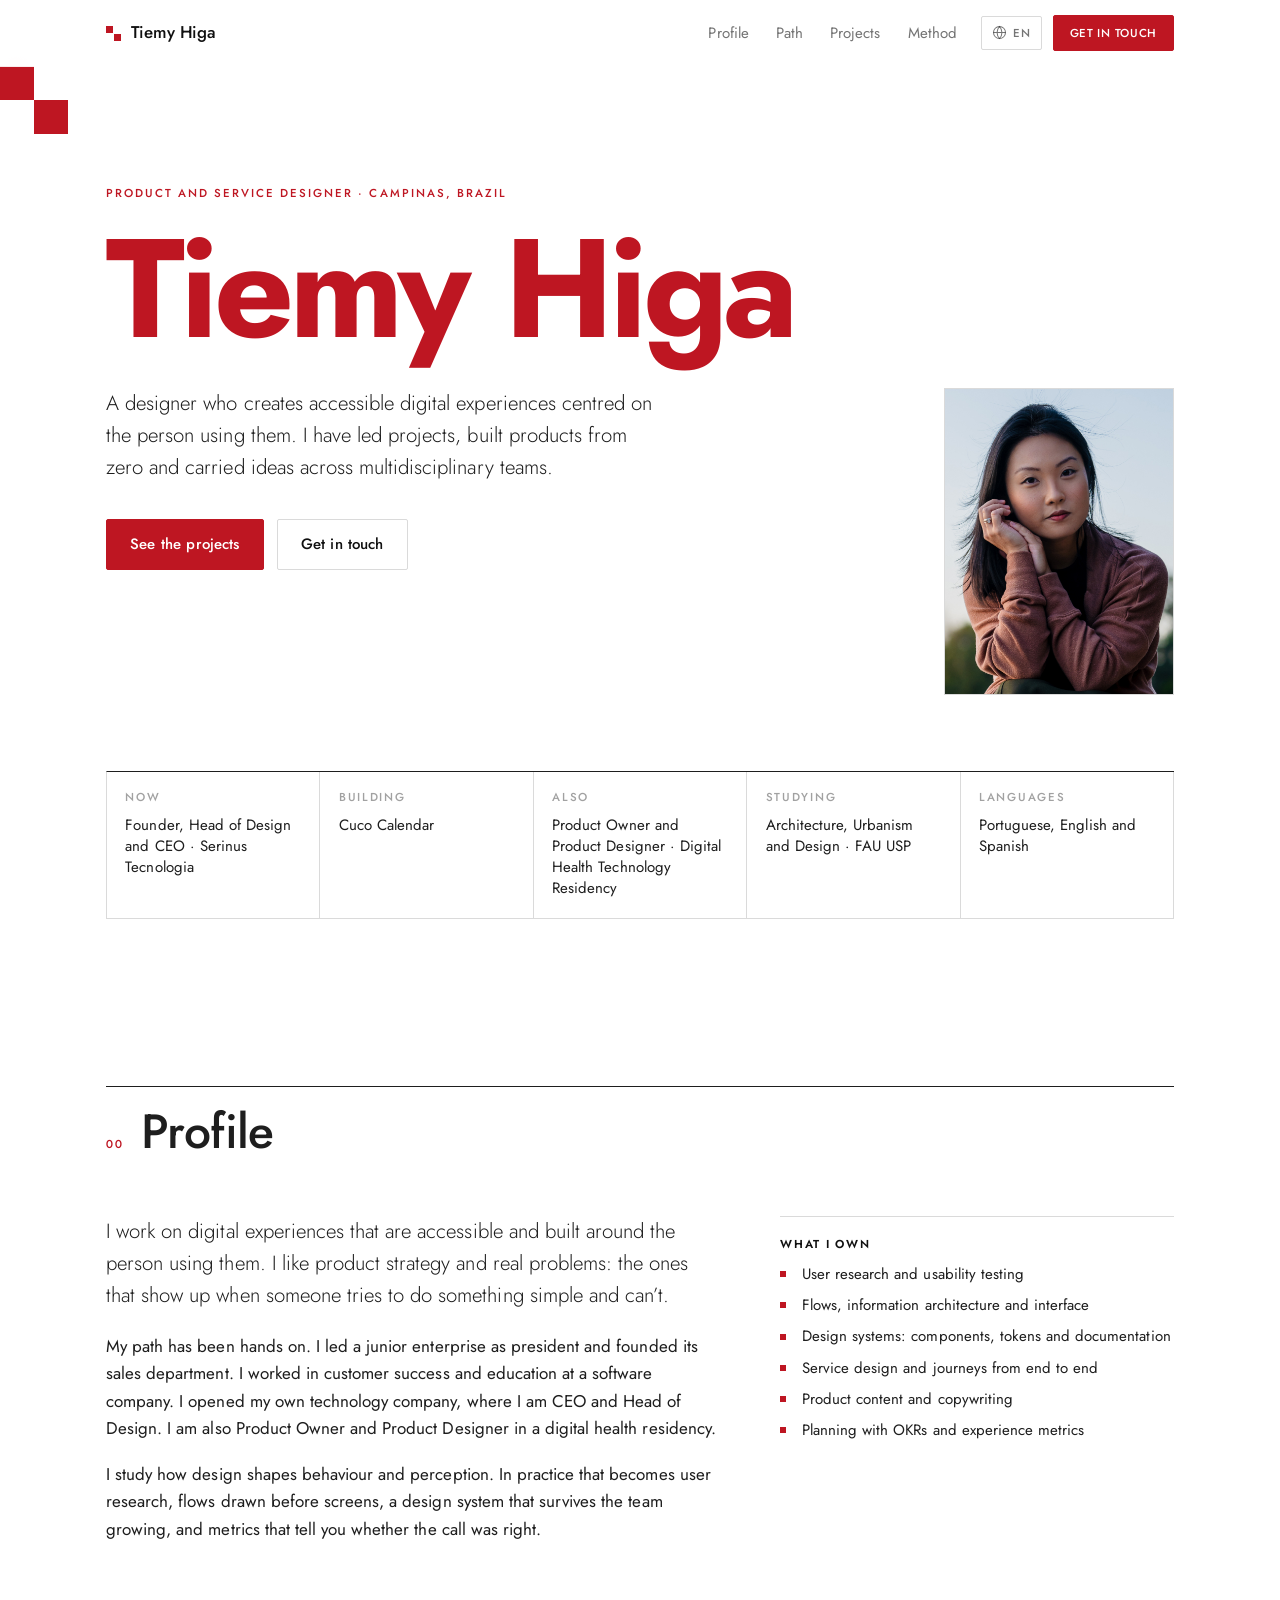
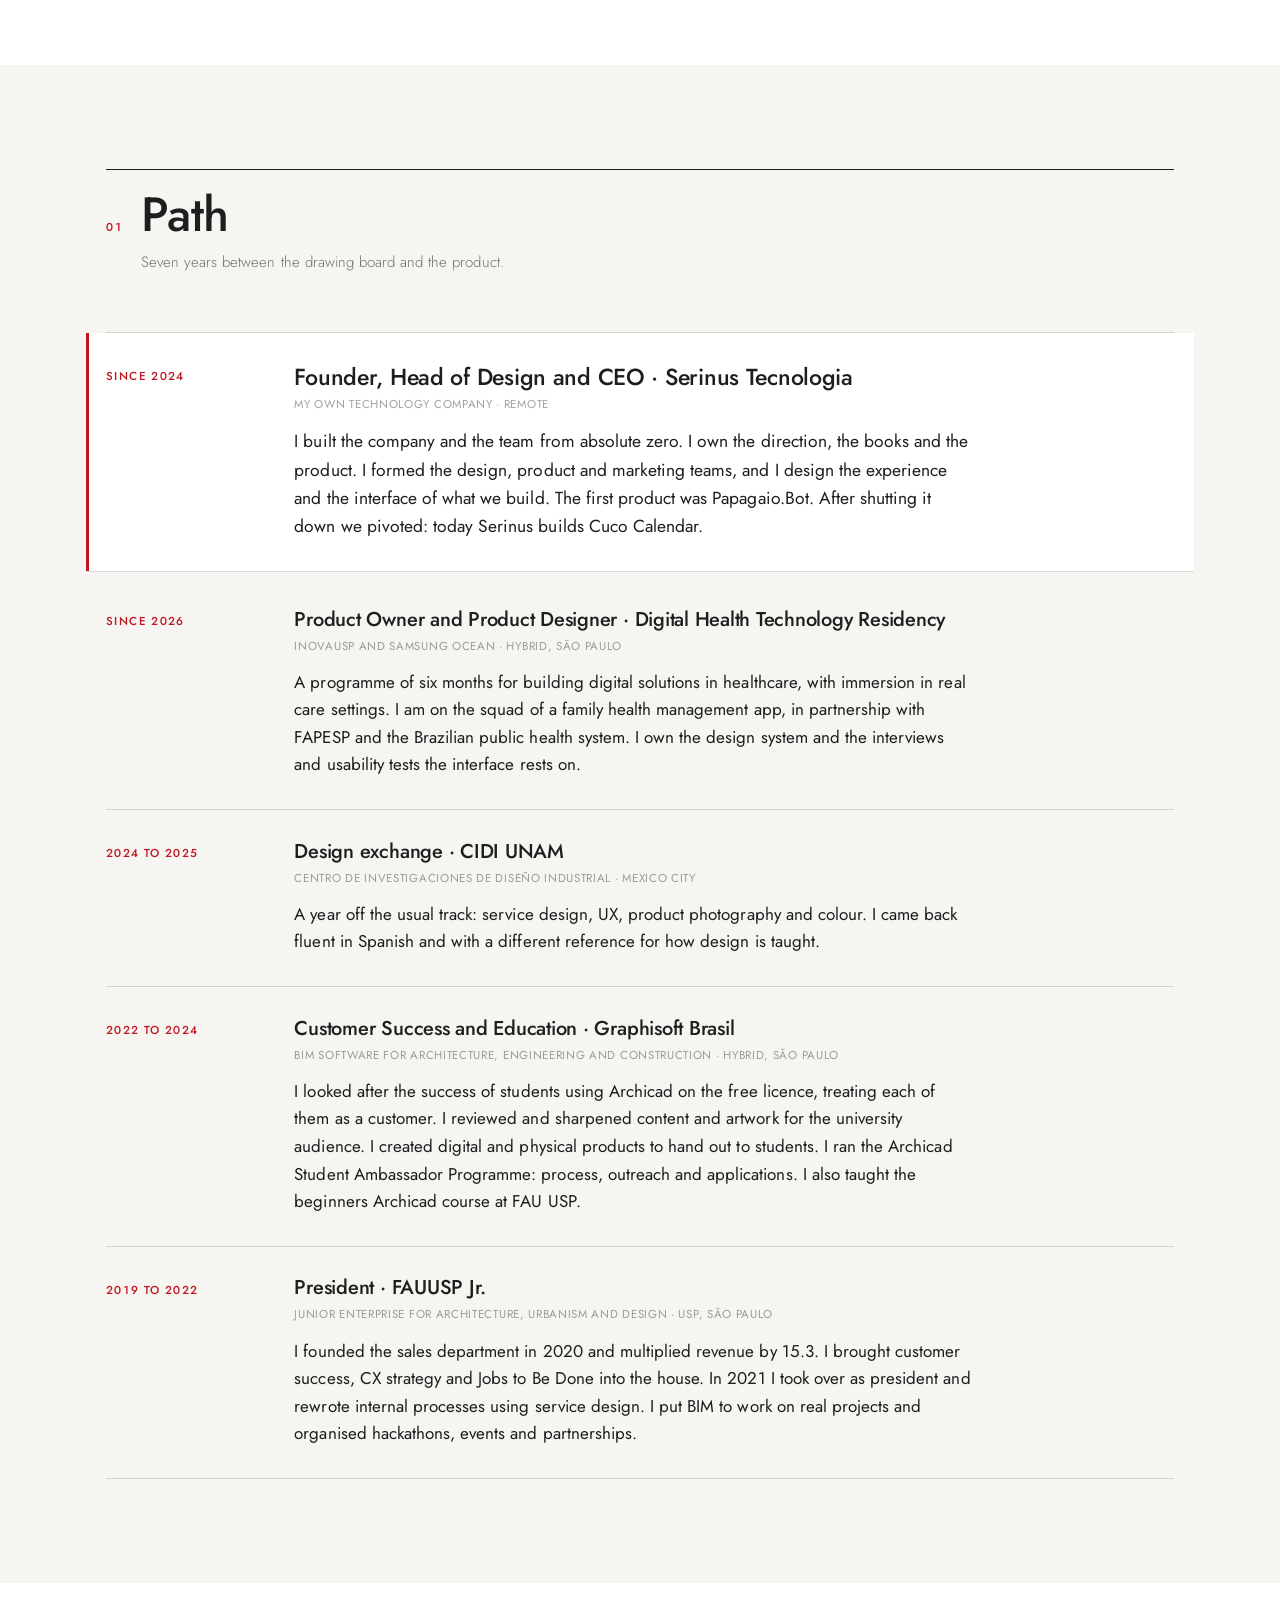
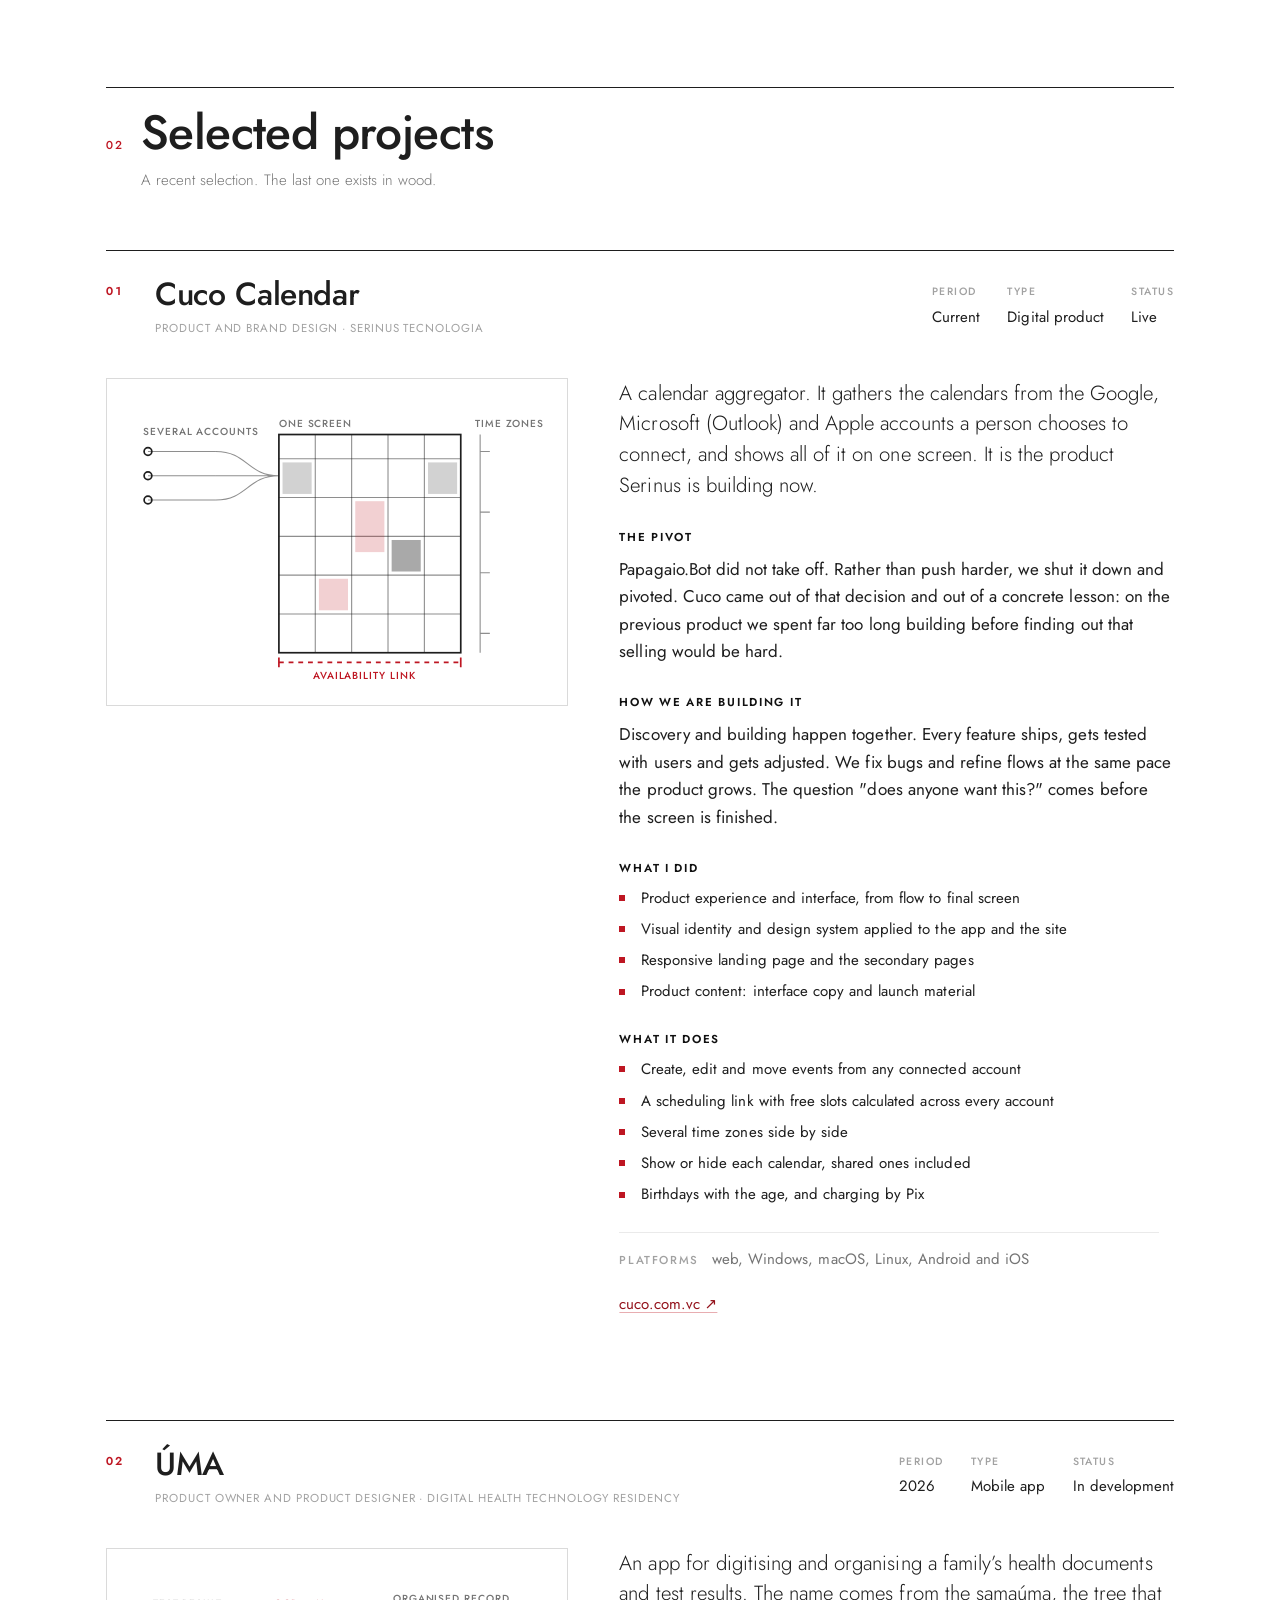
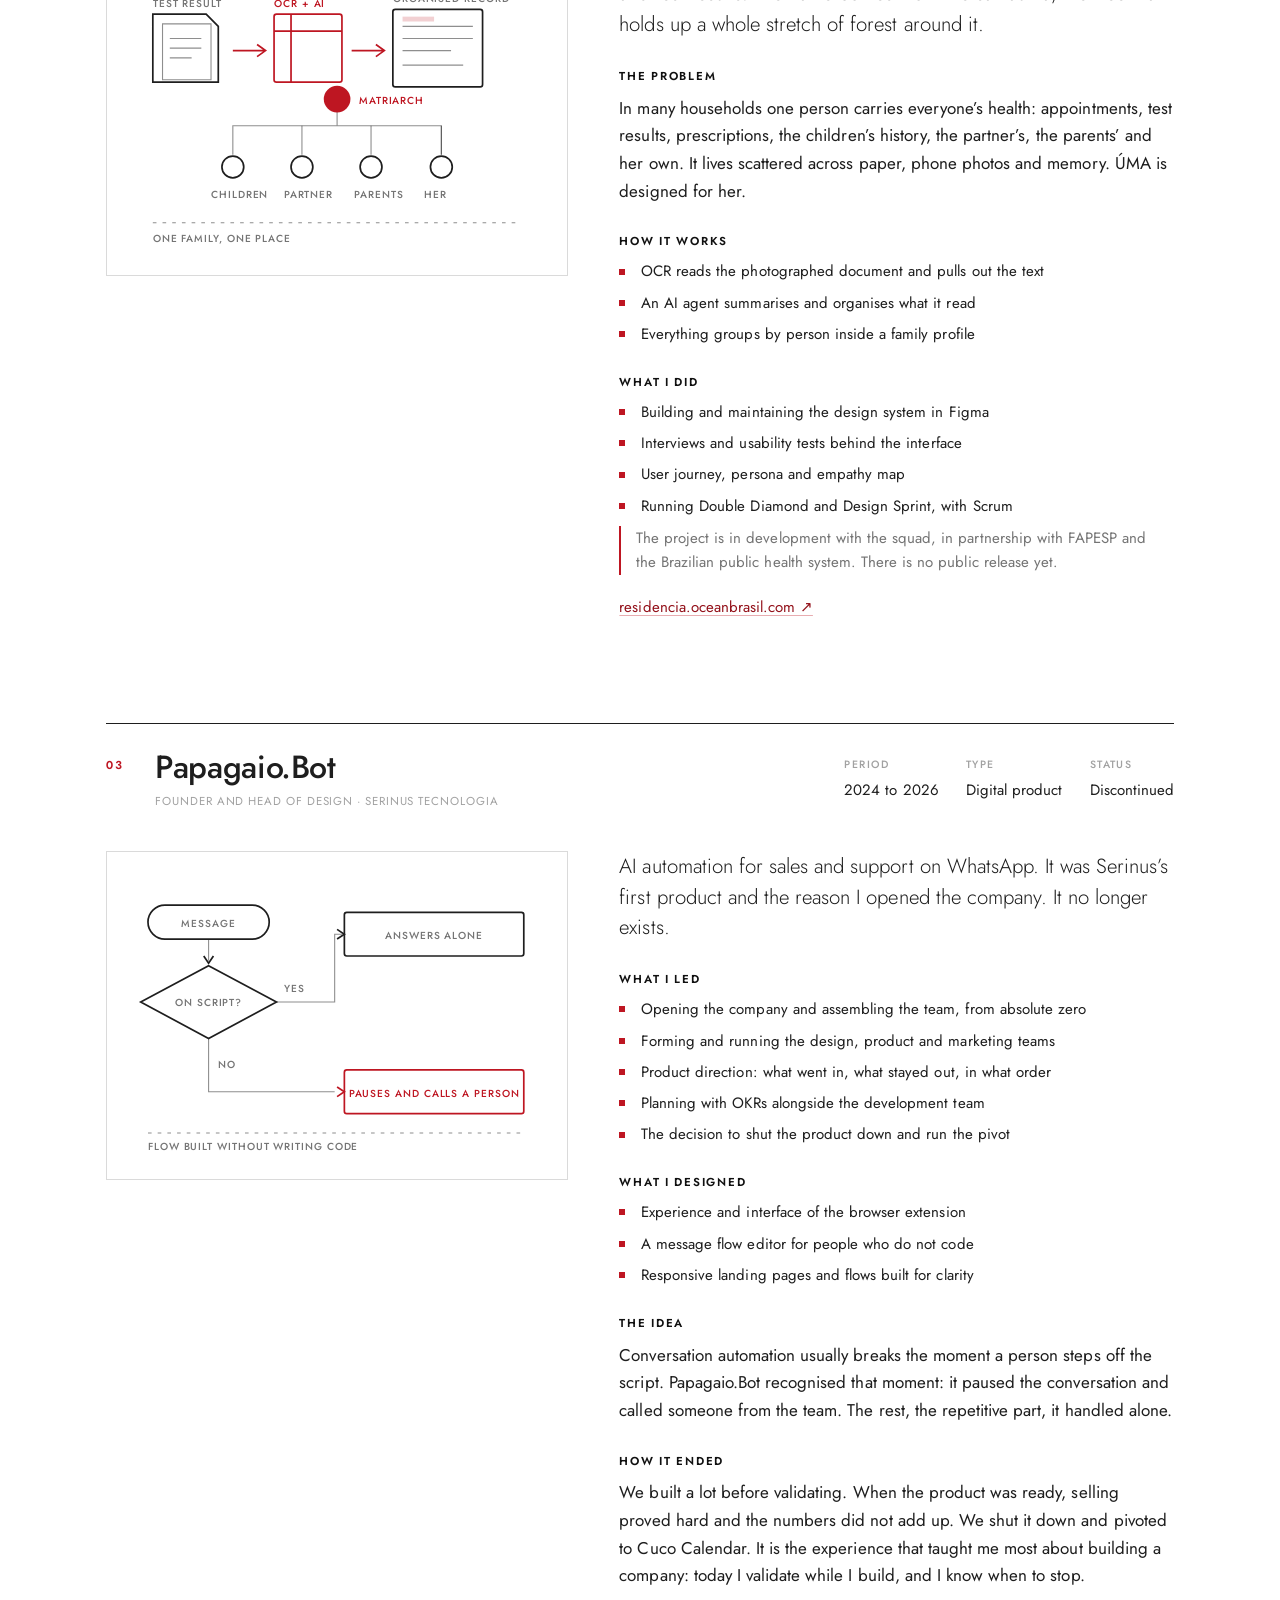
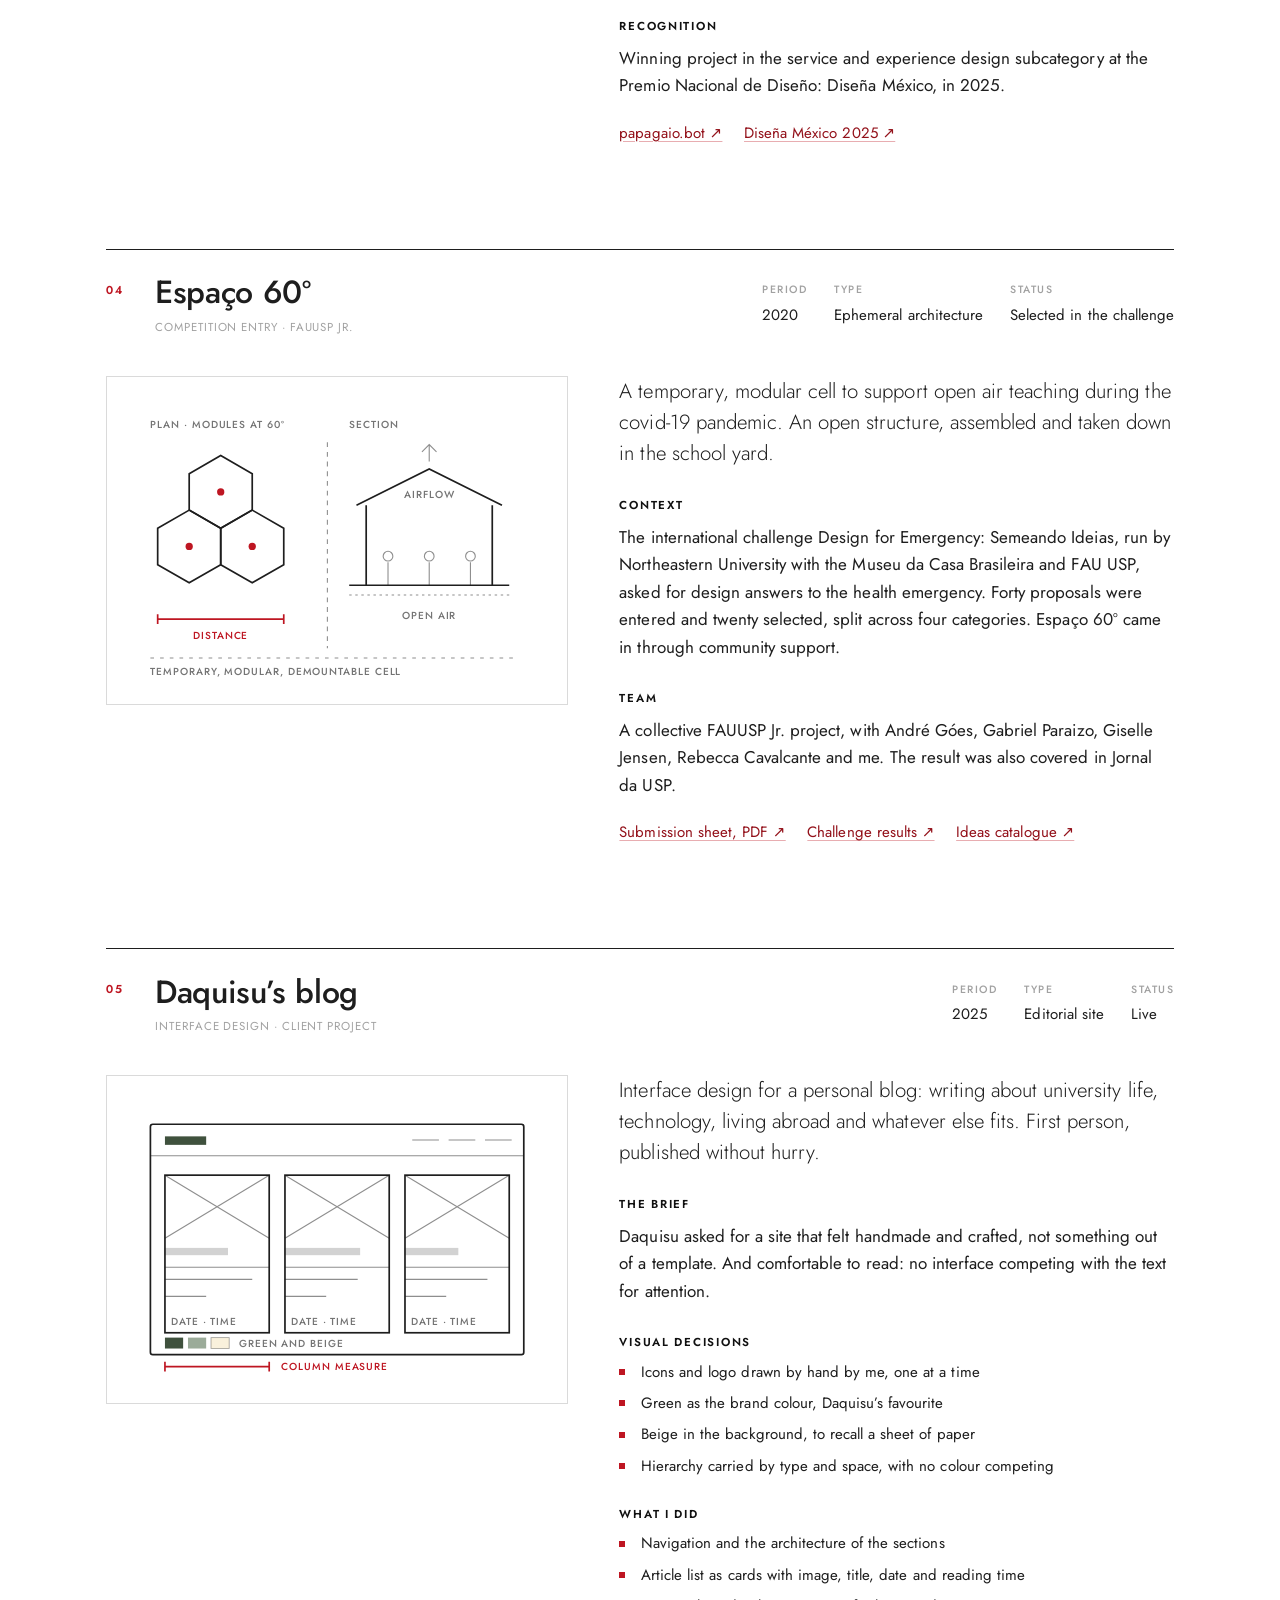
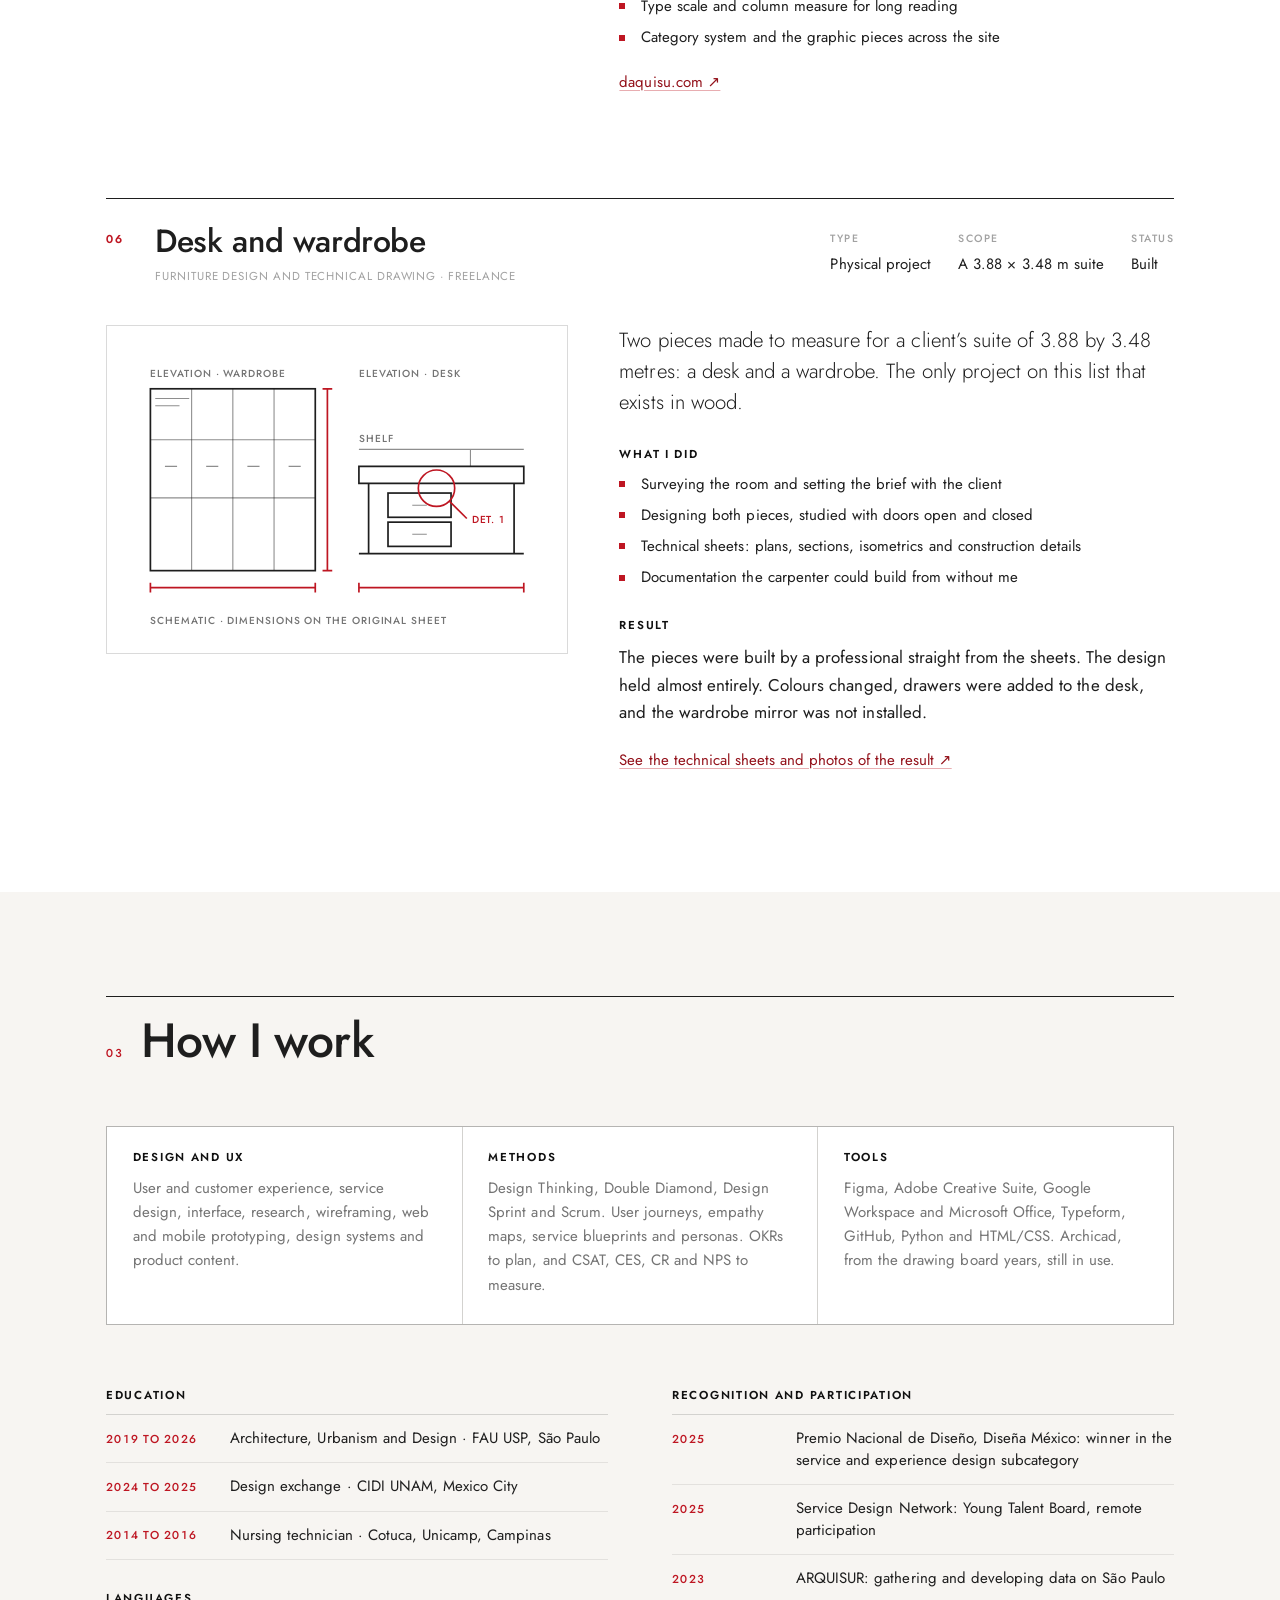
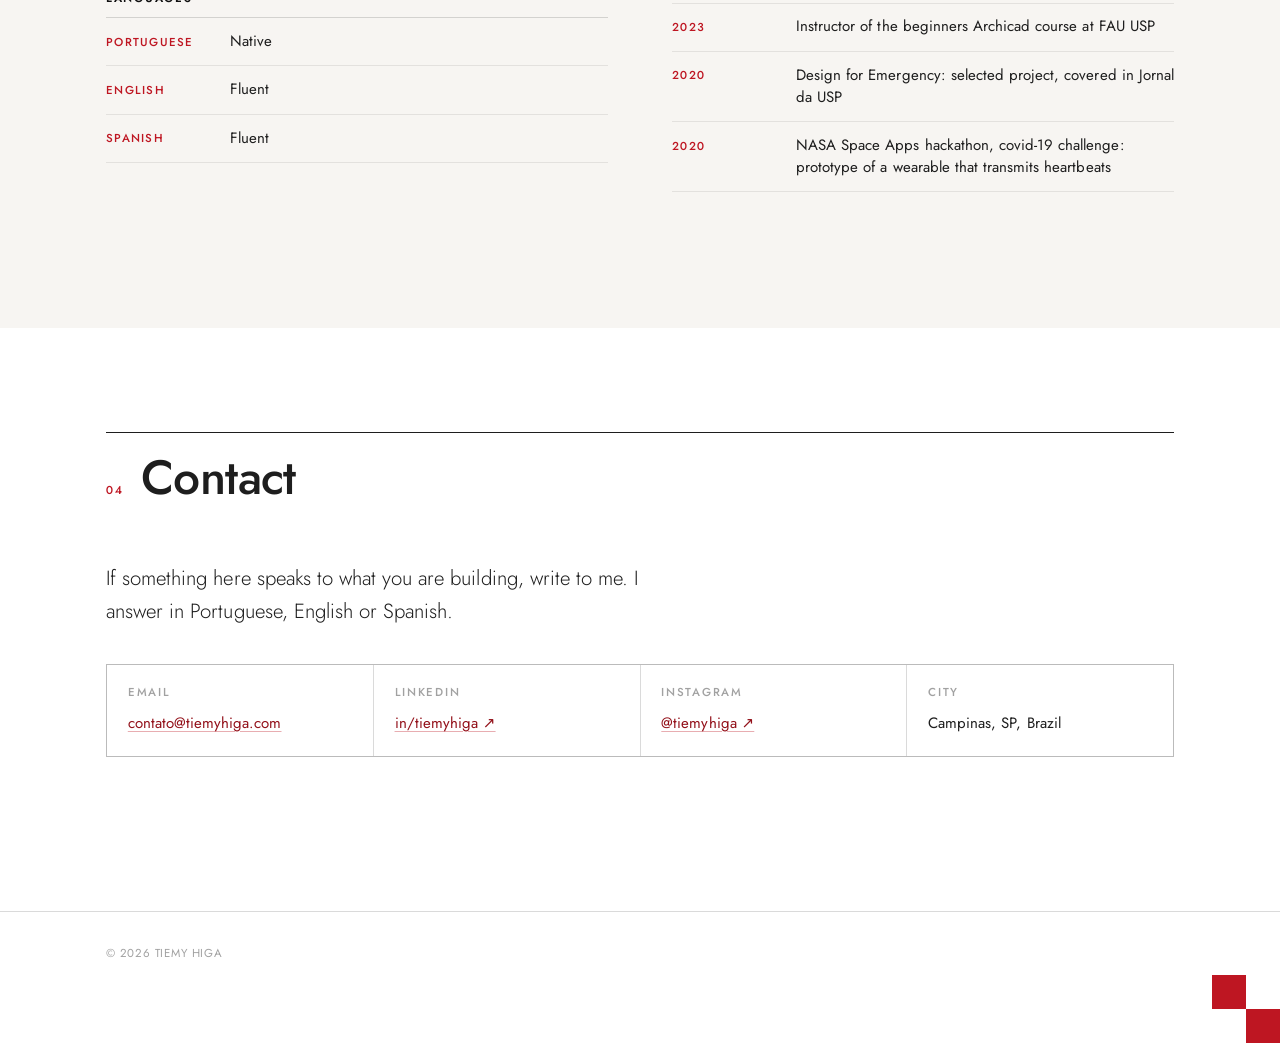
<file: behring/index.html>
<!DOCTYPE html>
<html lang="pt-BR">
<head>
<meta charset="utf-8">
<meta name="viewport" content="width=device-width, initial-scale=1">
<title>Tiemy Higa</title>
<meta name="robots" content="noindex, follow">
<link rel="canonical" href="https://tiemyhiga.com/">
<link rel="icon" href="../assets/img/favicon.svg" type="image/svg+xml">

<!-- O portfólio virou a home. Este endereço continua vivo e leva para lá. -->
<meta http-equiv="refresh" content="0; url=/">

<style>
  :root { color-scheme: light; }
  body {
    margin: 0; min-height: 100vh;
    display: flex; align-items: center; justify-content: center;
    background: #fff; color: #1e1e1e;
    font-family: 'Jost', 'Futura', 'Century Gothic', system-ui, sans-serif;
    text-align: center; padding: 2rem;
  }
  .mark { position: relative; width: 34px; height: 34px; margin: 0 auto 1.6rem; }
  .mark i { position: absolute; width: 16px; height: 16px; background: #be1622; }
  .mark i:nth-child(1) { top: 0; left: 0; }
  .mark i:nth-child(2) { top: 17px; left: 17px; }
  p { font-size: .95rem; letter-spacing: .04em; color: rgba(30,30,30,.62); margin: 0; }
  a { color: #93111a; }
</style>
</head>
<body>
  <div>
    <div class="mark" aria-hidden="true"><i></i><i></i></div>
    <p>Levando você para <a href="/">tiemyhiga.com</a>…</p>
  </div>
  <script>location.replace('/');</script>
</body>
</html>
</file>
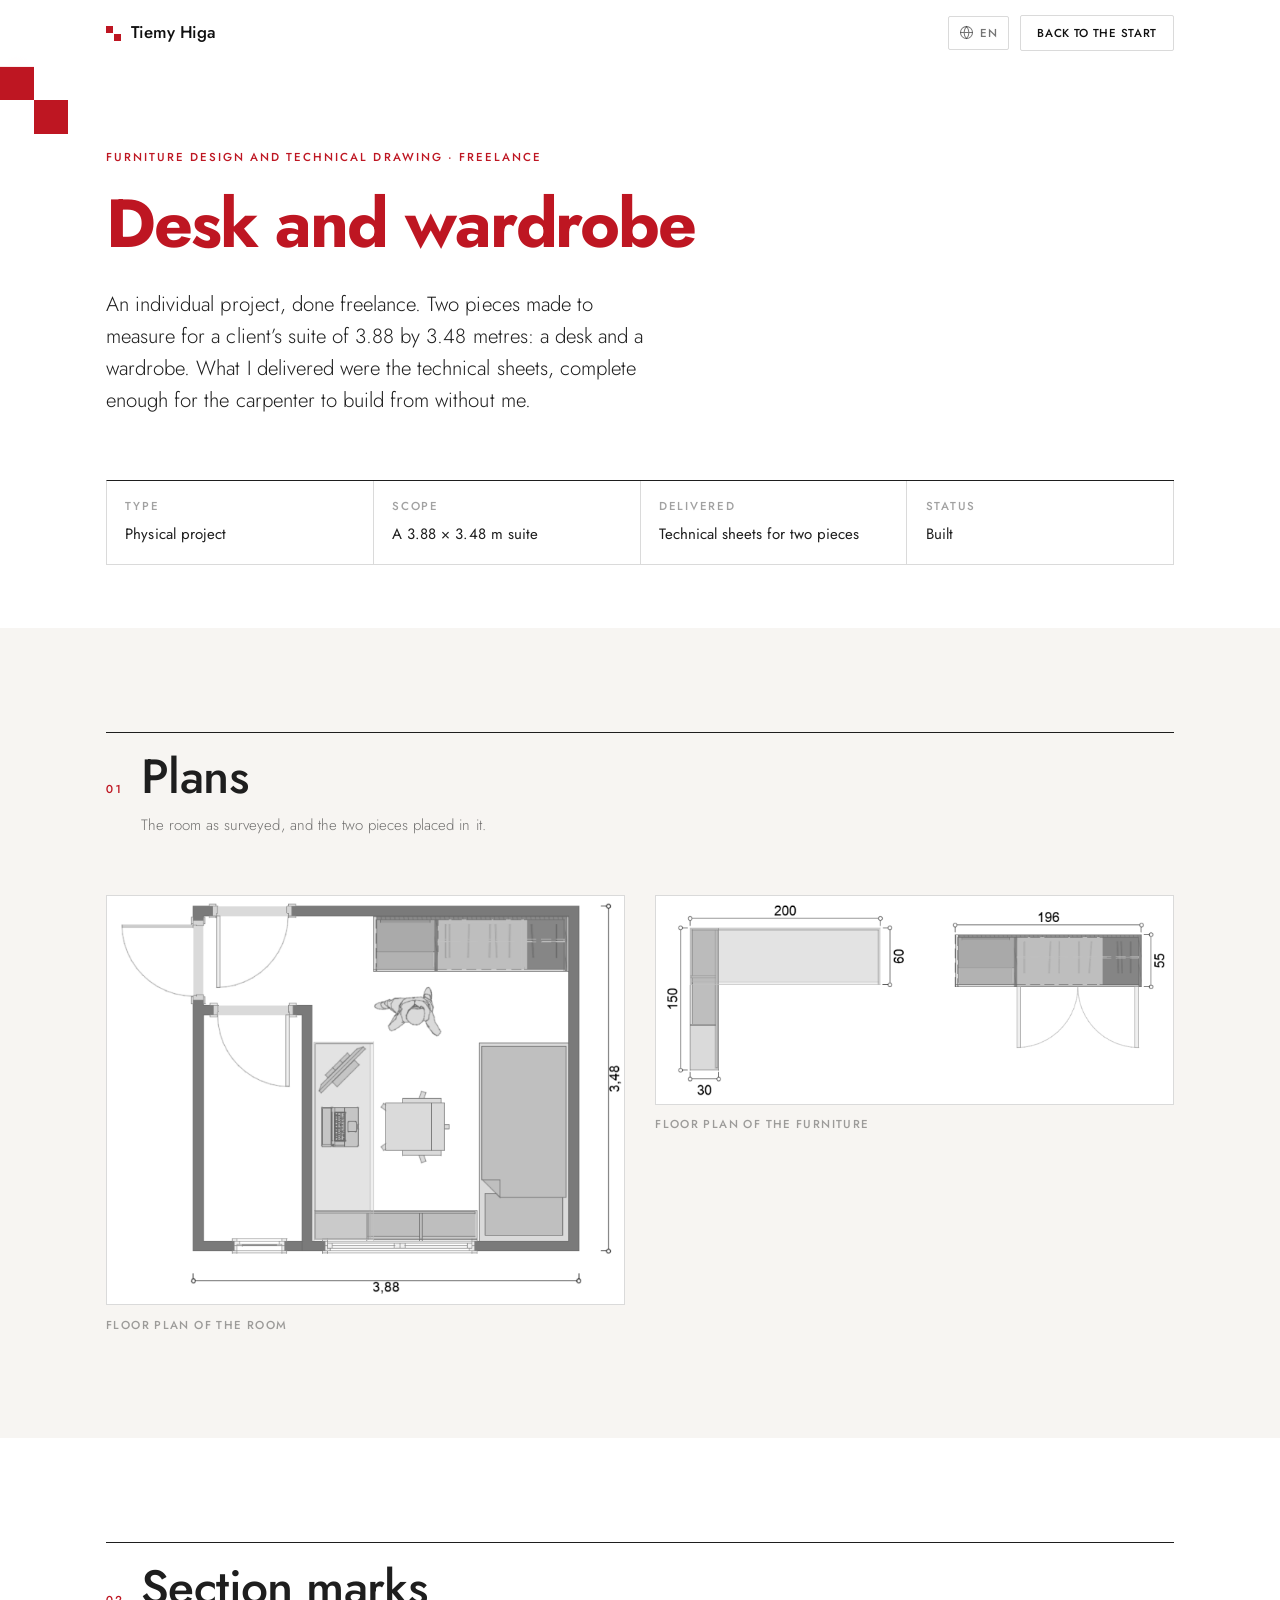
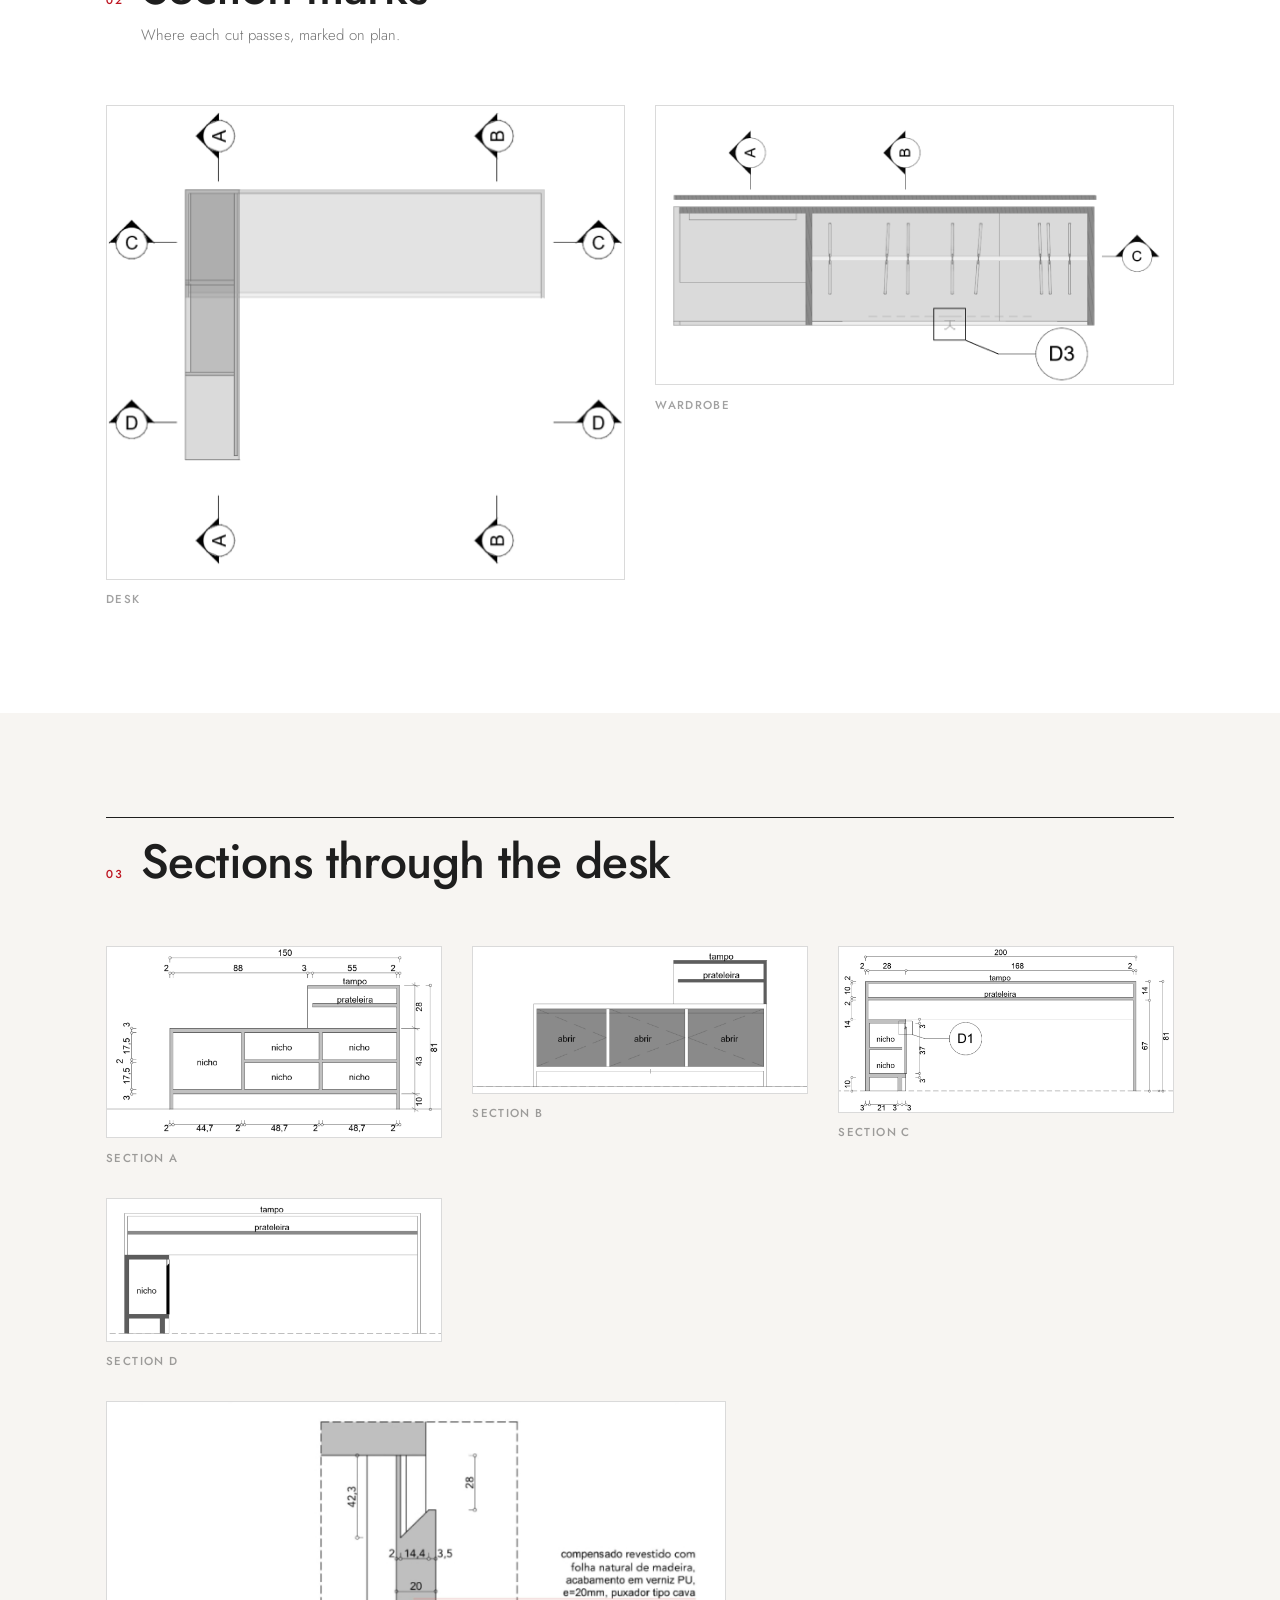
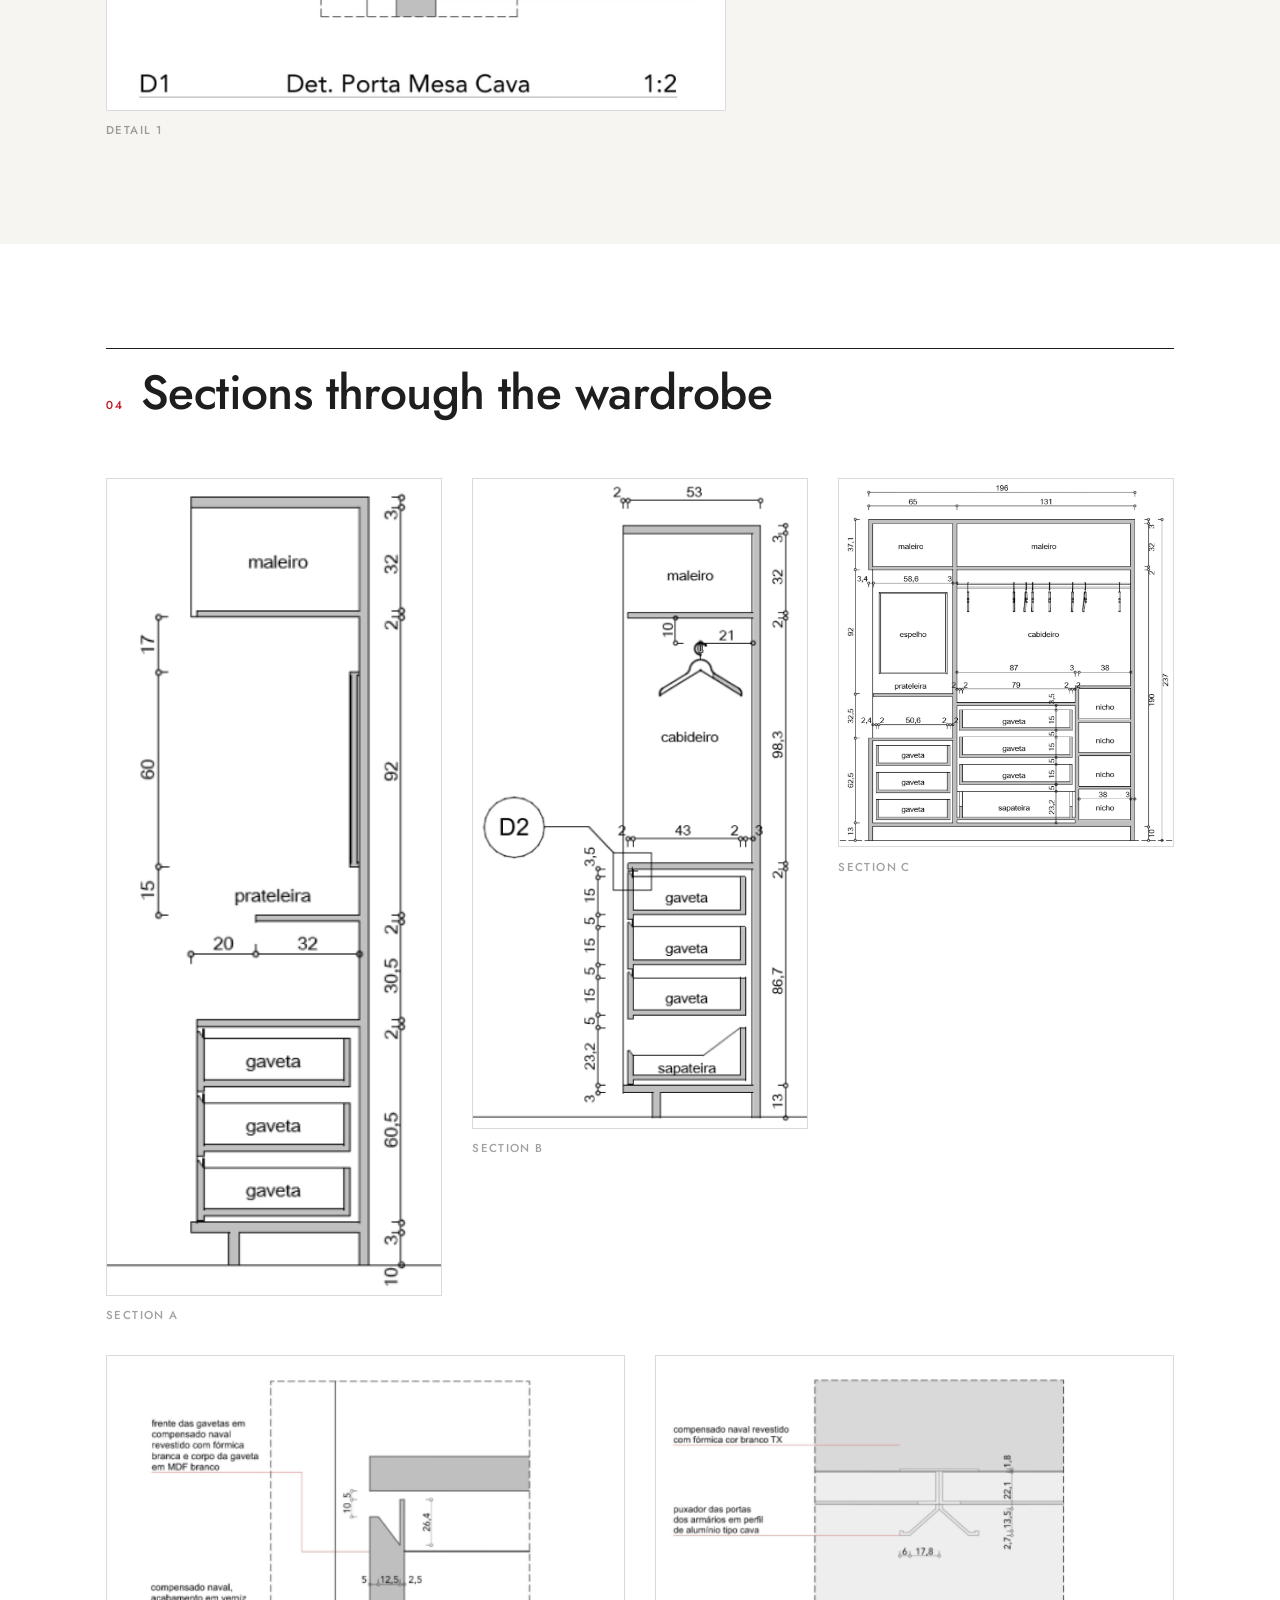
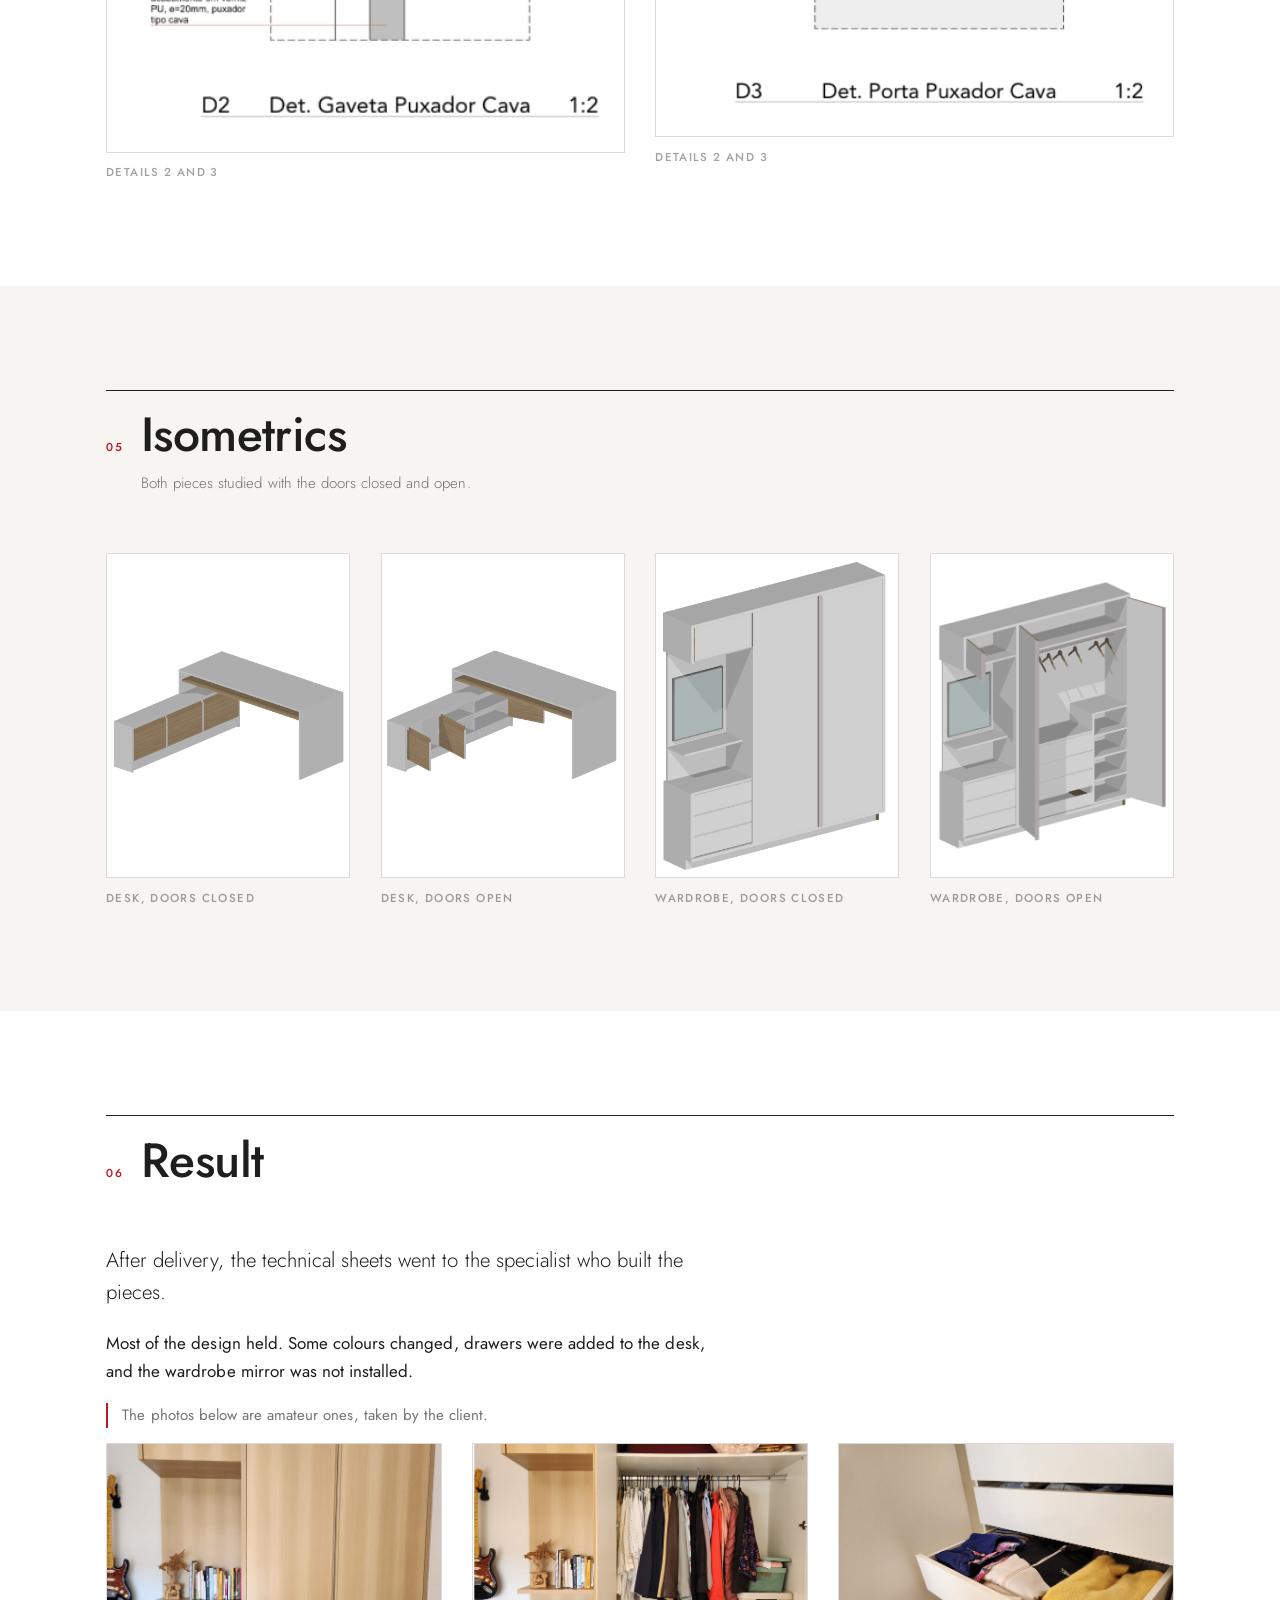
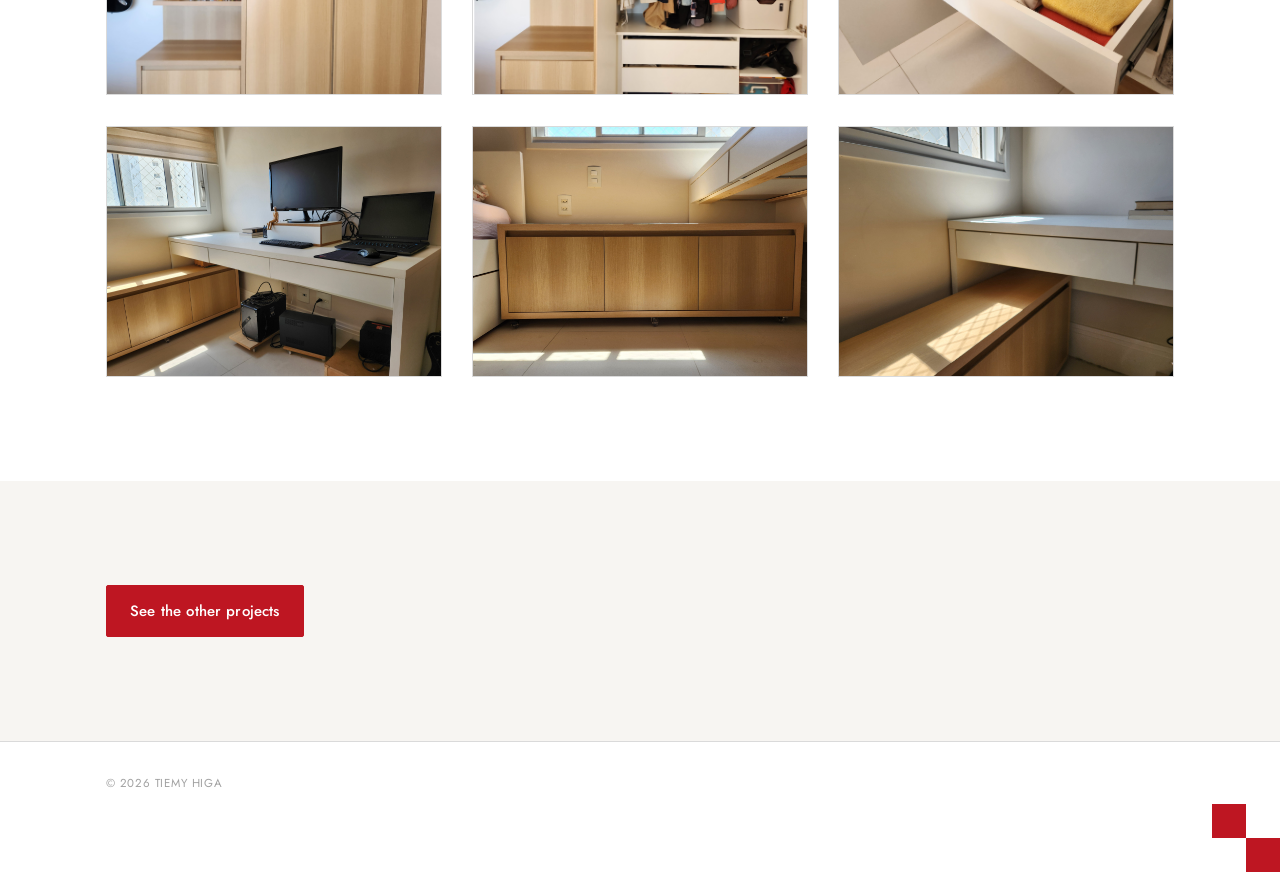
<file: mesa-trabalho-e-guarda-roupas/index.html>
<!DOCTYPE html>
<html lang="pt-BR">
<head>
<meta charset="utf-8">
<meta name="viewport" content="width=device-width, initial-scale=1">
<title>Mesa de trabalho e guarda-roupas · Tiemy Higa</title>
<meta name="description" content="Projeto de mobiliário sob medida e desenho técnico: plantas, cortes, isométricas, detalhes construtivos e as fotos do resultado.">
<meta name="color-scheme" content="light">
<meta name="robots" content="noindex, follow">

<meta property="og:type" content="article">
<meta property="og:title" content="Mesa de trabalho e guarda-roupas · Tiemy Higa">
<meta property="og:description" content="Projeto de mobiliário sob medida e desenho técnico.">
<meta property="og:locale" content="pt_BR">

<link rel="icon" href="../assets/img/favicon.svg" type="image/svg+xml">
<link rel="preconnect" href="https://fonts.googleapis.com">
<link rel="preconnect" href="https://fonts.gstatic.com" crossorigin>
<link rel="stylesheet" href="https://fonts.googleapis.com/css2?family=Jost:wght@300;400;500;600;700&display=swap">
<link rel="stylesheet" href="../assets/css/styles.css">
</head>
<body>

<a class="skip" href="#conteudo" data-i18n="nav.skip">Pular para o conteúdo</a>

<div class="corner corner--tl" aria-hidden="true"><i></i><i></i></div>
<div class="corner corner--br" aria-hidden="true"><i></i><i></i></div>

<header class="nav" id="nav">
  <div class="wrap nav__in">
    <a class="nav__brand" href="/">
      <span class="nav__mark" aria-hidden="true"><i></i><i></i></span>
      <span>Tiemy Higa</span>
    </a>

    <div class="nav__end">
      <div class="lang" data-lang-switch>
        <button type="button" class="lang__btn" data-lang-toggle aria-expanded="false" aria-haspopup="true"
                data-i18n-attr="aria-label:nav.langLabel">
          <svg viewBox="0 0 16 16" width="15" height="15" aria-hidden="true" fill="none" stroke="currentColor" stroke-width="1.1">
            <circle cx="8" cy="8" r="6.4"/><path d="M1.6 8h12.8M8 1.6c1.7 1.8 2.6 4 2.6 6.4S9.7 12.6 8 14.4C6.3 12.6 5.4 10.4 5.4 8S6.3 3.4 8 1.6Z"/>
          </svg>
          <span data-lang-current>PT</span>
        </button>
        <ul class="lang__menu" role="menu" hidden>
          <li><button type="button" role="menuitemradio" aria-checked="true" data-lang-option="pt-BR">Português&nbsp;(BR)</button></li>
          <li><button type="button" role="menuitemradio" aria-checked="false" data-lang-option="en-US">English&nbsp;(US)</button></li>
          <li><button type="button" role="menuitemradio" aria-checked="false" data-lang-option="es-419">Español&nbsp;(LatAm)</button></li>
        </ul>
      </div>

      <a class="btn btn--sm btn--ghost" href="/" data-i18n="m6.back">Voltar para o início</a>
    </div>
  </div>
</header>

<main id="conteudo">

  <!-- ══════════════════════════════════════════════════════════════ abertura -->
  <section class="hero hero--proj">
    <div class="wrap">
      <p class="eyebrow" data-i18n="m6.eyebrow">Projeto de mobiliário e desenho técnico · freelance</p>

      <h1 class="proj__name" data-i18n="m6.title">Mesa de trabalho e guarda-roupas</h1>

      <p class="hero__lead" data-i18n="m6.lead">
        Projeto individual, feito como freelance. Duas peças sob medida para a suíte de
        3,88 por 3,48 metros de uma cliente: uma mesa de trabalho e um guarda-roupas.
        A entrega foram as pranchas técnicas, completas o bastante para o marceneiro
        executar sem depender de mim.
      </p>

      <dl class="stamp">
        <div><dt data-i18n="m6.k1">Tipo</dt><dd data-i18n="m6.v1">Projeto físico</dd></div>
        <div><dt data-i18n="m6.k2">Escopo</dt><dd data-i18n="m6.v2">Suíte de 3,88 × 3,48 m</dd></div>
        <div><dt data-i18n="m6.k3">Entrega</dt><dd data-i18n="m6.v3">Pranchas técnicas de duas peças</dd></div>
        <div><dt data-i18n="m6.k4">Situação</dt><dd data-i18n="m6.v4">Construído</dd></div>
      </dl>
    </div>
  </section>

  <!-- ═══════════════════════════════════════════════════════════════ plantas -->
  <section class="band band--alt">
    <div class="wrap">
      <div class="sechead">
        <span class="sechead__num">01</span>
        <h2 class="sechead__title" data-i18n="m6.s1">Plantas</h2>
        <p class="sechead__note" data-i18n="m6.s1note">O quarto levantado e os dois móveis posicionados nele.</p>
      </div>

      <div class="shots shots--2 reveal">
        <figure class="shot">
          <img src="img/planta-quarto.png" alt="" loading="lazy">
          <figcaption data-i18n="m6.c.planta1">Planta baixa do quarto</figcaption>
        </figure>
        <figure class="shot">
          <img src="img/planta-moveis.png" alt="" loading="lazy">
          <figcaption data-i18n="m6.c.planta2">Planta baixa dos móveis</figcaption>
        </figure>
      </div>
    </div>
  </section>

  <!-- ════════════════════════════════════════════════════ seções de corte -->
  <section class="band">
    <div class="wrap">
      <div class="sechead">
        <span class="sechead__num">02</span>
        <h2 class="sechead__title" data-i18n="m6.s2">Seções de corte</h2>
        <p class="sechead__note" data-i18n="m6.s2note">Onde cada corte passa, marcado em planta.</p>
      </div>

      <div class="shots shots--2 reveal">
        <figure class="shot">
          <img src="img/cortes-planta-mesa.png" alt="" loading="lazy">
          <figcaption data-i18n="m6.c.sec1">Mesa de trabalho</figcaption>
        </figure>
        <figure class="shot">
          <img src="img/cortes-planta-guarda-roupas.png" alt="" loading="lazy">
          <figcaption data-i18n="m6.c.sec2">Guarda-roupas</figcaption>
        </figure>
      </div>
    </div>
  </section>

  <!-- ══════════════════════════════════════════════ cortes da mesa de trabalho -->
  <section class="band band--alt">
    <div class="wrap">
      <div class="sechead">
        <span class="sechead__num">03</span>
        <h2 class="sechead__title" data-i18n="m6.s3">Cortes da mesa de trabalho</h2>
      </div>

      <div class="shots shots--2 reveal">
        <figure class="shot">
          <img src="img/corte-a-mesa.png" alt="" loading="lazy">
          <figcaption data-i18n="m6.c.ma">Corte A</figcaption>
        </figure>
        <figure class="shot">
          <img src="img/corte-b-mesa.png" alt="" loading="lazy">
          <figcaption data-i18n="m6.c.mb">Corte B</figcaption>
        </figure>
        <figure class="shot">
          <img src="img/corte-c-mesa.png" alt="" loading="lazy">
          <figcaption data-i18n="m6.c.mc">Corte C</figcaption>
        </figure>
        <figure class="shot">
          <img src="img/corte-d-mesa.png" alt="" loading="lazy">
          <figcaption data-i18n="m6.c.md">Corte D</figcaption>
        </figure>
      </div>

      <div class="shots shots--1 reveal">
        <figure class="shot">
          <img src="img/detalhe-1.png" alt="" loading="lazy">
          <figcaption data-i18n="m6.c.det1">Detalhe 1</figcaption>
        </figure>
      </div>
    </div>
  </section>

  <!-- ═══════════════════════════════════════════════ cortes do guarda-roupas -->
  <section class="band">
    <div class="wrap">
      <div class="sechead">
        <span class="sechead__num">04</span>
        <h2 class="sechead__title" data-i18n="m6.s4">Cortes do guarda-roupas</h2>
      </div>

      <div class="shots shots--3 reveal">
        <figure class="shot">
          <img src="img/corte-a-guarda-roupas.png" alt="" loading="lazy">
          <figcaption data-i18n="m6.c.ga">Corte A</figcaption>
        </figure>
        <figure class="shot">
          <img src="img/corte-b-guarda-roupas.png" alt="" loading="lazy">
          <figcaption data-i18n="m6.c.gb">Corte B</figcaption>
        </figure>
        <figure class="shot">
          <img src="img/corte-c-guarda-roupas.png" alt="" loading="lazy">
          <figcaption data-i18n="m6.c.gc">Corte C</figcaption>
        </figure>
      </div>

      <div class="shots shots--2 reveal">
        <figure class="shot">
          <img src="img/detalhe-2.png" alt="" loading="lazy">
          <figcaption data-i18n="m6.c.det23">Detalhes 2 e 3</figcaption>
        </figure>
        <figure class="shot">
          <img src="img/detalhe-3.png" alt="" loading="lazy">
          <figcaption data-i18n="m6.c.det23">Detalhes 2 e 3</figcaption>
        </figure>
      </div>
    </div>
  </section>

  <!-- ═══════════════════════════════════════════════════════════ isométricas -->
  <section class="band band--alt">
    <div class="wrap">
      <div class="sechead">
        <span class="sechead__num">05</span>
        <h2 class="sechead__title" data-i18n="m6.s5">Isométricas</h2>
        <p class="sechead__note" data-i18n="m6.s5note">As duas peças estudadas com as portas fechadas e abertas.</p>
      </div>

      <div class="shots shots--4 shots--iso reveal">
        <figure class="shot">
          <img src="img/iso-mesa-fechada.png" alt="" loading="lazy">
          <figcaption data-i18n="m6.c.im1">Mesa de trabalho, portas fechadas</figcaption>
        </figure>
        <figure class="shot">
          <img src="img/iso-mesa-aberta.png" alt="" loading="lazy">
          <figcaption data-i18n="m6.c.im2">Mesa de trabalho, portas abertas</figcaption>
        </figure>
        <figure class="shot">
          <img src="img/iso-guarda-roupas-fechado.png" alt="" loading="lazy">
          <figcaption data-i18n="m6.c.ig1">Guarda-roupas, portas fechadas</figcaption>
        </figure>
        <figure class="shot">
          <img src="img/iso-guarda-roupas-aberto.png" alt="" loading="lazy">
          <figcaption data-i18n="m6.c.ig2">Guarda-roupas, portas abertas</figcaption>
        </figure>
      </div>
    </div>
  </section>

  <!-- ═════════════════════════════════════════════════════════════ resultado -->
  <section class="band">
    <div class="wrap">
      <div class="sechead">
        <span class="sechead__num">06</span>
        <h2 class="sechead__title" data-i18n="m6.s6">Resultado</h2>
      </div>

      <div class="cols">
        <div class="cols__main">
          <p class="lead" data-i18n="m6.r1">
            Depois da entrega, as pranchas técnicas foram para o profissional especialista
            montar os mobiliários.
          </p>
          <p data-i18n="m6.r2">
            Grande parte do projeto se manteve. Mudaram algumas cores, entraram gavetas na
            mesa de trabalho e o espelho do guarda-roupas não foi instalado.
          </p>
          <p class="note" data-i18n="m6.r3">As fotos a seguir são amadoras, tiradas pela cliente.</p>
        </div>
      </div>

      <div class="shots shots--3 shots--photo reveal">
        <figure class="shot"><img src="img/foto-1.jpg" alt="" loading="lazy"></figure>
        <figure class="shot"><img src="img/foto-3.jpg" alt="" loading="lazy"></figure>
        <figure class="shot"><img src="img/foto-2.jpg" alt="" loading="lazy"></figure>
        <figure class="shot"><img src="img/foto-4.jpg" alt="" loading="lazy"></figure>
        <figure class="shot"><img src="img/foto-5.jpg" alt="" loading="lazy"></figure>
        <figure class="shot"><img src="img/foto-6.jpg" alt="" loading="lazy"></figure>
      </div>
    </div>
  </section>

  <section class="band band--alt">
    <div class="wrap">
      <a class="btn" href="/#projetos" data-i18n="m6.footBack">Ver os outros projetos</a>
    </div>
  </section>

</main>

<footer class="foot">
  <div class="wrap foot__in">
    <p>© <span id="year">2026</span> Tiemy Higa</p>
  </div>
</footer>

<script src="../assets/js/i18n.js"></script>
<script src="projeto-i18n.js"></script>
<script src="../assets/js/main.js"></script>
</body>
</html>
</file>
<file: assets/css/styles.css>
/* ═══════════════════════════════════════════════════════════════════════════
   Tiemy Higa — vitrine de projetos
   Identidade extraída do Figma "Nosso currículo" (Resume_Tiemy2026.02):
   Futura em quatro pesos, carmim #be1622 como único acento, tinta sobre papel
   branco e o detalhe de dois quadrados de 30 px em degrau nos cantos da folha.
   Futura não existe na web; Jost é a revivência geométrica mais próxima.
   ═══════════════════════════════════════════════════════════════════════════ */

:root {
  /* — cor ———————————————————————————————————————————————————————— */
  --crimson: #be1622;
  --crimson-ink: #93111a;          /* carmim escurecido: links sobre papel  */
  --crimson-wash: rgba(190, 22, 34, .07);
  --ink: #1e1e1e;
  --ink-strong: #101010;
  --ink-mid: rgba(30, 30, 30, .62);
  --ink-soft: rgba(30, 30, 30, .42);
  --paper: #ffffff;
  --paper-warm: #f7f5f2;
  --rule: rgba(30, 30, 30, .16);
  --rule-soft: rgba(30, 30, 30, .09);

  /* — tipografia ————————————————————————————————————————————————— */
  --font: 'Jost', 'Futura', 'Century Gothic', 'Avenir Next', system-ui, sans-serif;

  --t-display: clamp(3.5rem, 12vw, 8.75rem);
  --t-h2: clamp(1.9rem, 4.2vw, 3rem);
  --t-h3: clamp(1.45rem, 2.6vw, 2rem);
  --t-lead: clamp(1.09rem, 1.6vw, 1.3rem);
  --t-body: 1.0625rem;
  --t-small: .9375rem;
  --t-label: .72rem;

  /* — medida ————————————————————————————————————————————————————— */
  --wrap: 1180px;
  --gutter: clamp(20px, 5vw, 56px);
  --corner: clamp(20px, 3.4vw, 34px);
}

/* ─────────────────────────────────────────────────────────────── reset ── */

*, *::before, *::after { box-sizing: border-box; }

html { -webkit-text-size-adjust: 100%; scroll-behavior: smooth; }

body {
  margin: 0;
  position: relative;
  background: var(--paper);
  color: var(--ink);
  font-family: var(--font);
  font-size: var(--t-body);
  font-weight: 400;
  line-height: 1.62;
  letter-spacing: .002em;
  -webkit-font-smoothing: antialiased;
  overflow-x: hidden;
}

h1, h2, h3, h4 { margin: 0; font-weight: 500; line-height: 1.12; letter-spacing: -.012em; }
p { margin: 0 0 1.05em; }
ul, ol { margin: 0; padding: 0; list-style: none; }
img, svg { max-width: 100%; }

a { color: var(--crimson-ink); text-decoration-color: rgba(190, 22, 34, .35); text-underline-offset: .18em; }
a:hover { text-decoration-color: currentColor; }

:focus-visible {
  outline: 2px solid var(--crimson);
  outline-offset: 3px;
  border-radius: 1px;
}

.wrap {
  width: 100%;
  max-width: var(--wrap);
  margin-inline: auto;
  padding-inline: var(--gutter);
}

.skip {
  position: absolute; left: -9999px; top: 0; z-index: 100;
  background: var(--crimson); color: #fff; padding: .7em 1.2em;
  text-decoration: none; font-size: var(--t-small);
}
.skip:focus { left: 8px; top: 8px; }

/* ───────────────────────────────────── marca de canto (o "Red Detail") ── */

.corner { position: absolute; z-index: 2; pointer-events: none; }
.corner i {
  position: absolute;
  width: var(--corner); height: var(--corner);
  background: var(--crimson);
  display: block;
}
/* abaixo da barra fixa, para o degrau não aparecer lavado sob o vidro dela */
.corner--tl { top: 66px; left: 0; }
.corner--tl i:nth-child(1) { top: 0; left: 0; }
.corner--tl i:nth-child(2) { top: var(--corner); left: var(--corner); }

.corner--br { bottom: 0; right: 0; }
.corner--br i:nth-child(1) { bottom: 0; right: 0; }
.corner--br i:nth-child(2) { bottom: var(--corner); right: var(--corner); }

/* ────────────────────────────────────────────────────────────── barra ── */

.nav {
  position: sticky; top: 0; z-index: 50;
  background: rgba(255, 255, 255, .86);
  backdrop-filter: saturate(180%) blur(12px);
  border-bottom: 1px solid transparent;
  transition: border-color .25s ease, background-color .25s ease;
}
.nav.is-stuck { border-bottom-color: var(--rule); }

.nav__in {
  display: flex; align-items: center; gap: 1.5rem;
  min-height: 66px;
}

.nav__brand {
  display: inline-flex; align-items: center; gap: .6rem;
  color: var(--ink-strong); text-decoration: none;
  font-weight: 500; font-size: 1.0625rem; letter-spacing: -.01em;
  margin-right: auto;
}
.nav__mark { position: relative; width: 15px; height: 15px; flex: none; }
.nav__mark i { position: absolute; width: 7px; height: 7px; background: var(--crimson); }
.nav__mark i:nth-child(1) { top: 0; left: 0; }
.nav__mark i:nth-child(2) { top: 8px; left: 8px; }

.nav__links { display: flex; gap: 1.7rem; }
.nav__links a {
  color: var(--ink-mid); text-decoration: none;
  font-size: var(--t-small); font-weight: 400;
  transition: color .18s ease;
}
.nav__links a:hover { color: var(--ink-strong); }

.nav__end { display: flex; align-items: center; gap: .7rem; }

/* ──────────────────────────────────────────────────────────── idiomas ── */

.lang { position: relative; }
.lang__btn {
  display: inline-flex; align-items: center; gap: .38rem;
  background: none; border: 1px solid var(--rule); border-radius: 2px;
  color: var(--ink-mid); cursor: pointer;
  font: inherit; font-size: var(--t-label); font-weight: 500;
  letter-spacing: .1em; text-transform: uppercase;
  padding: .42rem .6rem;
  transition: border-color .18s ease, color .18s ease;
}
.lang__btn:hover { border-color: var(--ink-soft); color: var(--ink-strong); }

.lang__menu {
  position: absolute; right: 0; top: calc(100% + 8px);
  min-width: 172px; padding: .3rem;
  background: var(--paper); border: 1px solid var(--rule);
  box-shadow: 0 12px 30px rgba(30, 30, 30, .1);
  z-index: 60;
}
.lang__menu button {
  display: block; width: 100%; text-align: left;
  background: none; border: 0; cursor: pointer;
  font: inherit; font-size: var(--t-small); color: var(--ink);
  padding: .5rem .7rem;
}
.lang__menu button:hover { background: var(--paper-warm); }
.lang__menu button.is-active { color: var(--crimson); font-weight: 500; }

/* ────────────────────────────────────────────────────────────── botões ── */

.btn {
  display: inline-flex; align-items: center; justify-content: center;
  background: var(--crimson); color: #fff;
  border: 1px solid var(--crimson); border-radius: 2px;
  padding: .78rem 1.45rem;
  font-size: var(--t-small); font-weight: 500; letter-spacing: .01em;
  text-decoration: none; white-space: nowrap;
  transition: background-color .18s ease, border-color .18s ease;
}
.btn:hover { background: var(--crimson-ink); border-color: var(--crimson-ink); }
.btn--sm { padding: .5rem 1rem; font-size: var(--t-label); letter-spacing: .06em; text-transform: uppercase; }
.btn--ghost { background: none; color: var(--ink-strong); border-color: var(--rule); }
.btn--ghost:hover { background: var(--paper-warm); border-color: var(--ink-soft); }

.burger {
  display: none;
  width: 38px; height: 34px; padding: 0;
  background: none; border: 1px solid var(--rule); border-radius: 2px;
  cursor: pointer; position: relative;
}
.burger span { position: absolute; left: 9px; width: 18px; height: 1.5px; background: var(--ink); }
.burger span:nth-child(1) { top: 13px; }
.burger span:nth-child(2) { top: 19px; }

.nav__mobile { display: none; border-top: 1px solid var(--rule); padding: .6rem var(--gutter) 1rem; }
.nav__mobile a { display: block; padding: .62rem 0; color: var(--ink); text-decoration: none; font-size: 1.05rem; }

/* ──────────────────────────────────────────────────────────────── hero ── */

.hero { padding: clamp(4.5rem, 13vh, 8.5rem) 0 clamp(3rem, 7vh, 5rem); }

.eyebrow {
  font-size: var(--t-label); font-weight: 500;
  letter-spacing: .175em; text-transform: uppercase;
  color: var(--crimson);
  margin-bottom: 1.5rem;
}

.hero__name {
  font-size: var(--t-display);
  font-weight: 700;
  letter-spacing: -.035em;
  line-height: .88;
  color: var(--crimson);
  margin-bottom: clamp(1.5rem, 3vw, 2.4rem);
}

/* nome em cima ocupando a largura toda; abaixo, texto à esquerda e retrato à direita */
.hero__body {
  display: grid;
  grid-template-columns: minmax(0, 1fr) clamp(160px, 19vw, 230px);
  gap: clamp(1.8rem, 5vw, 4rem);
  align-items: start;
  margin-bottom: clamp(3rem, 7vw, 4.75rem);
}

.hero__lead {
  font-size: var(--t-lead);
  font-weight: 300;
  line-height: 1.55;
  max-width: 46ch;
  color: var(--ink);
  margin-bottom: 2.2rem;
}

.hero__actions { display: flex; flex-wrap: wrap; gap: .8rem; }

/* retrato 3×4, a mesma proporção da foto do currículo */
.hero__photo { margin: 0; }
.hero__photo img {
  display: block;
  width: 100%;
  /* height:auto é obrigatório: sem ele o atributo height do <img> vence
     o aspect-ratio e a foto estica */
  height: auto;
  aspect-ratio: 3 / 4;
  object-fit: cover;
  border: 1px solid var(--rule);
}

/* carimbo — o bloco de legenda da prancha */
.stamp {
  display: grid;
  grid-template-columns: repeat(auto-fit, minmax(190px, 1fr));
  border-top: 1px solid var(--ink);
  border-left: 1px solid var(--rule);
  margin: 0;
}
.stamp > div {
  border-right: 1px solid var(--rule);
  border-bottom: 1px solid var(--rule);
  padding: 1rem 1.15rem 1.15rem;
}
.stamp dt {
  font-size: var(--t-label); font-weight: 500;
  letter-spacing: .15em; text-transform: uppercase;
  color: var(--ink-soft);
  margin-bottom: .5rem;
}
.stamp dd { margin: 0; font-size: var(--t-small); line-height: 1.42; }

/* ─────────────────────────────────────────────────────────────── seções ── */

.band { padding: clamp(3.5rem, 9vw, 6.5rem) 0; }
.band--alt { background: var(--paper-warm); }

.sechead {
  display: grid;
  grid-template-columns: auto 1fr;
  align-items: baseline;
  column-gap: 1.1rem;
  border-top: 1px solid var(--ink);
  padding-top: 1.1rem;
  margin-bottom: clamp(2.2rem, 5vw, 3.6rem);
}
.sechead__num {
  font-size: var(--t-label); font-weight: 500;
  letter-spacing: .14em; color: var(--crimson);
  font-variant-numeric: tabular-nums;
}
.sechead__title { font-size: var(--t-h2); font-weight: 500; }
.sechead__note {
  grid-column: 2; margin: .55rem 0 0;
  color: var(--ink-mid); font-size: var(--t-small); font-weight: 300;
  max-width: 52ch;
}

.minihead {
  font-size: var(--t-label); font-weight: 600;
  letter-spacing: .15em; text-transform: uppercase;
  color: var(--ink-strong);
  margin: 1.9rem 0 .75rem;
}
.minihead:first-child { margin-top: 0; }

.lead { font-size: var(--t-lead); font-weight: 300; line-height: 1.55; }
.note {
  font-size: var(--t-small); color: var(--ink-mid);
  border-left: 2px solid var(--crimson);
  padding-left: .9rem;
}

/* ────────────────────────────────────────────────────────────── perfil ── */

.cols { display: grid; gap: clamp(2rem, 5vw, 4rem); grid-template-columns: minmax(0, 1.55fr) minmax(0, 1fr); }
.cols__main { max-width: 62ch; }
.cols__side { border-top: 1px solid var(--rule); padding-top: 1.3rem; }

.ticks li {
  position: relative;
  padding-left: 1.35rem;
  margin-bottom: .55rem;
  font-size: var(--t-small);
  line-height: 1.5;
}
.ticks li::before {
  content: ''; position: absolute;
  left: 0; top: .55em;
  width: 6px; height: 6px;
  background: var(--crimson);
}

/* ────────────────────────────────────────────────────────── trajetória ── */

.time { border-top: 1px solid var(--rule); }
.time__row {
  display: grid;
  grid-template-columns: 150px minmax(0, 1fr);
  gap: clamp(1rem, 3vw, 2.4rem);
  padding: 1.9rem 0;
  border-bottom: 1px solid var(--rule);
}
.time__when {
  margin: 0;
  font-size: var(--t-label); font-weight: 500;
  letter-spacing: .12em; text-transform: uppercase;
  color: var(--crimson);
  font-variant-numeric: tabular-nums;
  padding-top: .3em;
}
/* a linha da Serinus carrega o peso: fundo de papel e fio carmim na lateral */
.time__row--lead {
  background: var(--paper);
  box-shadow: inset 3px 0 0 var(--crimson);
  /* sangra para os lados na mesma medida do respiro, para o texto continuar
     alinhado com as linhas de baixo em vez de recuar */
  padding: 1.9rem 1.25rem;
  margin-inline: -1.25rem;
  margin-bottom: .4rem;
}
.time__row--lead .time__what h3 { font-size: 1.45rem; }
.time__row--lead .time__what p:last-child { font-size: 1.09rem; }

.time__what h3 { font-size: 1.25rem; margin-bottom: .35rem; }
.time__where {
  font-size: var(--t-label); letter-spacing: .06em;
  text-transform: uppercase; color: var(--ink-soft);
  margin-bottom: .85rem;
}
.time__what p:last-child { margin-bottom: 0; max-width: 68ch; }

/* ────────────────────────────────────────────────────────────── pranchas ── */

.plate {
  border-top: 1px solid var(--ink);
  padding-top: 1.6rem;
  margin-bottom: clamp(3rem, 7vw, 5.5rem);
}
.plate:last-child { margin-bottom: 0; }

.plate__head {
  display: grid;
  grid-template-columns: auto minmax(0, 1fr) auto;
  align-items: start;
  column-gap: clamp(1rem, 2.5vw, 2rem);
  margin-bottom: clamp(1.6rem, 3.5vw, 2.5rem);
}
.plate__num {
  font-size: var(--t-label); font-weight: 600;
  letter-spacing: .14em; color: var(--crimson);
  font-variant-numeric: tabular-nums;
  padding-top: .5em;
}
.plate__title { font-size: var(--t-h3); font-weight: 500; margin-bottom: .4rem; }
.plate__role {
  margin: 0;
  font-size: var(--t-label); letter-spacing: .08em;
  text-transform: uppercase; color: var(--ink-soft);
}

.plate__meta { display: flex; gap: 1.7rem; margin: 0; padding-top: .35em; }
.plate__meta dt {
  font-size: .66rem; font-weight: 500;
  letter-spacing: .14em; text-transform: uppercase;
  color: var(--ink-soft); margin-bottom: .3rem;
}
.plate__meta dd { margin: 0; font-size: var(--t-small); white-space: nowrap; }

.plate__body {
  display: grid;
  grid-template-columns: minmax(0, 5fr) minmax(0, 6fr);
  gap: clamp(1.8rem, 4vw, 3.4rem);
  align-items: start;
}

.draw {
  margin: 0;
  border: 1px solid var(--rule);
  background: var(--paper);
  padding: clamp(.9rem, 2vw, 1.5rem);
  position: sticky; top: 92px;
}
.band--alt .draw { background: var(--paper); }
.draw svg { display: block; width: 100%; height: auto; }

/* linguagem de desenho técnico dentro dos SVGs */
.d-ink   { fill: none; stroke: var(--ink); stroke-width: 1.4; }
.d-thin  { fill: none; stroke: rgba(30, 30, 30, .5); stroke-width: .9; }
.d-crim  { fill: none; stroke: var(--crimson); stroke-width: 1.4; }
.d-crimf { fill: var(--crimson); stroke: none; }
.d-fill  { fill: rgba(30, 30, 30, .2); stroke: none; }
.d-fill2 { fill: rgba(190, 22, 34, .2); stroke: none; }
.d-fill3 { fill: rgba(30, 30, 30, .38); stroke: none; }
.d-lab {
  font-family: var(--font);
  font-size: 8.4px; font-weight: 500;
  letter-spacing: .09em; text-transform: uppercase;
  fill: var(--ink-mid);
}
.d-lab--crim { fill: var(--crimson); }
.d-mid { text-anchor: middle; }

.plate__lead { font-size: var(--t-lead); font-weight: 300; line-height: 1.5; max-width: 54ch; }
.plate__text p { max-width: 60ch; }
.plate__where {
  font-size: var(--t-small); color: var(--ink-mid);
  border-top: 1px solid var(--rule-soft); padding-top: .9rem; margin-top: 1.6rem;
}
.plate__where-k {
  font-size: var(--t-label); font-weight: 500;
  letter-spacing: .14em; text-transform: uppercase;
  color: var(--ink-soft); margin-right: .7em;
}

.links { display: flex; flex-wrap: wrap; gap: .5rem 1.35rem; font-size: var(--t-small); margin-top: 1.3rem; }
.links a { white-space: nowrap; }

/* ────────────────────────────────────────────────────────────── método ── */

.grid3 {
  display: grid; gap: 1px;
  grid-template-columns: repeat(auto-fit, minmax(240px, 1fr));
  background: var(--rule);
  border: 1px solid var(--rule);
  margin-bottom: clamp(2.6rem, 6vw, 4rem);
}
.card { background: var(--paper); padding: 1.5rem 1.6rem 1.7rem; }
.card p { margin: 0; font-size: var(--t-small); color: var(--ink-mid); }

.split { display: grid; gap: clamp(2rem, 5vw, 4rem); grid-template-columns: repeat(auto-fit, minmax(300px, 1fr)); }

.deflist { border-top: 1px solid var(--rule); margin-bottom: 2rem; }
.deflist li {
  display: grid;
  grid-template-columns: 108px minmax(0, 1fr);
  gap: 1rem;
  padding: .8rem 0;
  border-bottom: 1px solid var(--rule-soft);
}
.deflist__k {
  font-size: var(--t-label); font-weight: 500;
  letter-spacing: .11em; text-transform: uppercase;
  color: var(--crimson);
  font-variant-numeric: tabular-nums;
  padding-top: .15em;
}
.deflist__v { font-size: var(--t-small); line-height: 1.45; }

/* ─────────────────────────────────────────────── página de projeto ── */

.hero--proj { padding-top: clamp(3.5rem, 9vh, 6rem); }

.proj__name {
  font-size: clamp(2.3rem, 5.6vw, 4.25rem);
  font-weight: 700;
  letter-spacing: -.03em;
  line-height: .98;
  color: var(--crimson);
  margin-bottom: clamp(1.4rem, 3vw, 2rem);
  max-width: 18ch;
}
.hero--proj .hero__lead { margin-bottom: clamp(2.6rem, 6vw, 4rem); }

/* pranchas: cada desenho num quadro de fio, com a legenda embaixo */
.shots {
  display: grid;
  gap: clamp(1rem, 2.4vw, 1.9rem);
  align-items: start;
  margin-bottom: clamp(1rem, 2.4vw, 1.9rem);
}
.shots:last-child { margin-bottom: 0; }
.shots--1 { grid-template-columns: minmax(0, 1fr); max-width: 620px; }
.shots--2 { grid-template-columns: repeat(auto-fit, minmax(280px, 1fr)); }
.shots--3 { grid-template-columns: repeat(auto-fit, minmax(230px, 1fr)); }
.shots--4 { grid-template-columns: repeat(auto-fit, minmax(210px, 1fr)); }

.shot { margin: 0; }
.shot img {
  display: block;
  width: 100%;
  height: auto;
  background: var(--paper);
  border: 1px solid var(--rule);
}
.shot figcaption {
  margin-top: .65rem;
  font-size: var(--t-label); font-weight: 500;
  letter-spacing: .12em; text-transform: uppercase;
  color: var(--ink-soft);
}

/* isométricas: caixa de mesma altura para as legendas alinharem, com o
   desenho contido dentro dela em vez de recortado */
.shots--iso .shot img { aspect-ratio: 3 / 4; object-fit: contain; }

/* as fotos da cliente ganham recorte uniforme e três colunas fixas */
.shots--photo { grid-template-columns: repeat(3, minmax(0, 1fr)); }
.shots--photo .shot img { aspect-ratio: 4 / 3; object-fit: cover; }

/* ───────────────────────────────────────────────────────────── contato ── */

.cta { padding-bottom: clamp(5rem, 12vw, 8rem); }
.cta__lead { font-size: var(--t-lead); font-weight: 300; max-width: 46ch; margin-bottom: 2.2rem; }

.contact {
  display: grid; gap: 1px;
  grid-template-columns: repeat(auto-fit, minmax(230px, 1fr));
  background: var(--rule);
  border: 1px solid var(--rule);
  margin-bottom: 1.6rem;
}
.contact li { background: var(--paper); padding: 1.15rem 1.3rem 1.25rem; }
.contact__k {
  display: block;
  font-size: var(--t-label); font-weight: 500;
  letter-spacing: .15em; text-transform: uppercase;
  color: var(--ink-soft); margin-bottom: .45rem;
}
.contact a, .contact span:not(.contact__k) { font-size: var(--t-small); }

/* ───────────────────────────────────────────────────────────── rodapé ── */

.foot { border-top: 1px solid var(--rule); padding: 2rem 0 clamp(3.5rem, 8vw, 5rem); }
.foot__in { display: flex; flex-wrap: wrap; gap: .4rem 1.5rem; justify-content: space-between; }
.foot p { margin: 0; font-size: var(--t-label); letter-spacing: .07em; text-transform: uppercase; color: var(--ink-soft); }

/* ──────────────────────────────────────────────────────────── revelação ── */

.reveal { opacity: 0; transform: translateY(14px); transition: opacity .6s ease, transform .6s ease; }
.reveal.is-in { opacity: 1; transform: none; }

/* ────────────────────────────────────────────────────────────── quebras ── */

@media (max-width: 1000px) {
  .plate__head { grid-template-columns: auto minmax(0, 1fr); row-gap: 1.1rem; }
  .plate__meta { grid-column: 2; padding-top: 0; flex-wrap: wrap; gap: 1rem 1.6rem; }
  .plate__body { grid-template-columns: 1fr; }
  .draw { position: static; }
  .cols { grid-template-columns: 1fr; }
}

@media (max-width: 820px) {
  .hero__body { grid-template-columns: 1fr; gap: 2.2rem; }
  .hero__photo { max-width: 200px; }
  .nav__links { display: none; }
  .burger { display: block; }
  .nav__mobile { display: block; }
  .nav__mobile[hidden] { display: none; }
  .btn--sm { display: none; }
  .time__row { grid-template-columns: 1fr; gap: .5rem; }
  .time__when { padding-top: 0; }
}

@media (max-width: 820px) {
  .shots--photo { grid-template-columns: repeat(2, minmax(0, 1fr)); }
}

@media (max-width: 520px) {
  .deflist li { grid-template-columns: 1fr; gap: .3rem; }
  .plate__meta dd { white-space: normal; }
  .shots--photo { grid-template-columns: minmax(0, 1fr); }
}

@media (prefers-reduced-motion: reduce) {
  html { scroll-behavior: auto; }
  .reveal { opacity: 1; transform: none; transition: none; }
  * { animation-duration: .001ms !important; transition-duration: .001ms !important; }
}

/* ─────────────────────────────────────────────────────────────── papel ── */

@media print {
  .nav, .corner, .skip, .hero__actions, .foot__note { display: none; }
  body { font-size: 10.5pt; }
  .band { padding: 1.2rem 0; background: none; }
  .plate, .time__row, .cols { break-inside: avoid; }
  .draw { position: static; }
  .reveal { opacity: 1; transform: none; }
  a { color: var(--ink); }
}
</file>
